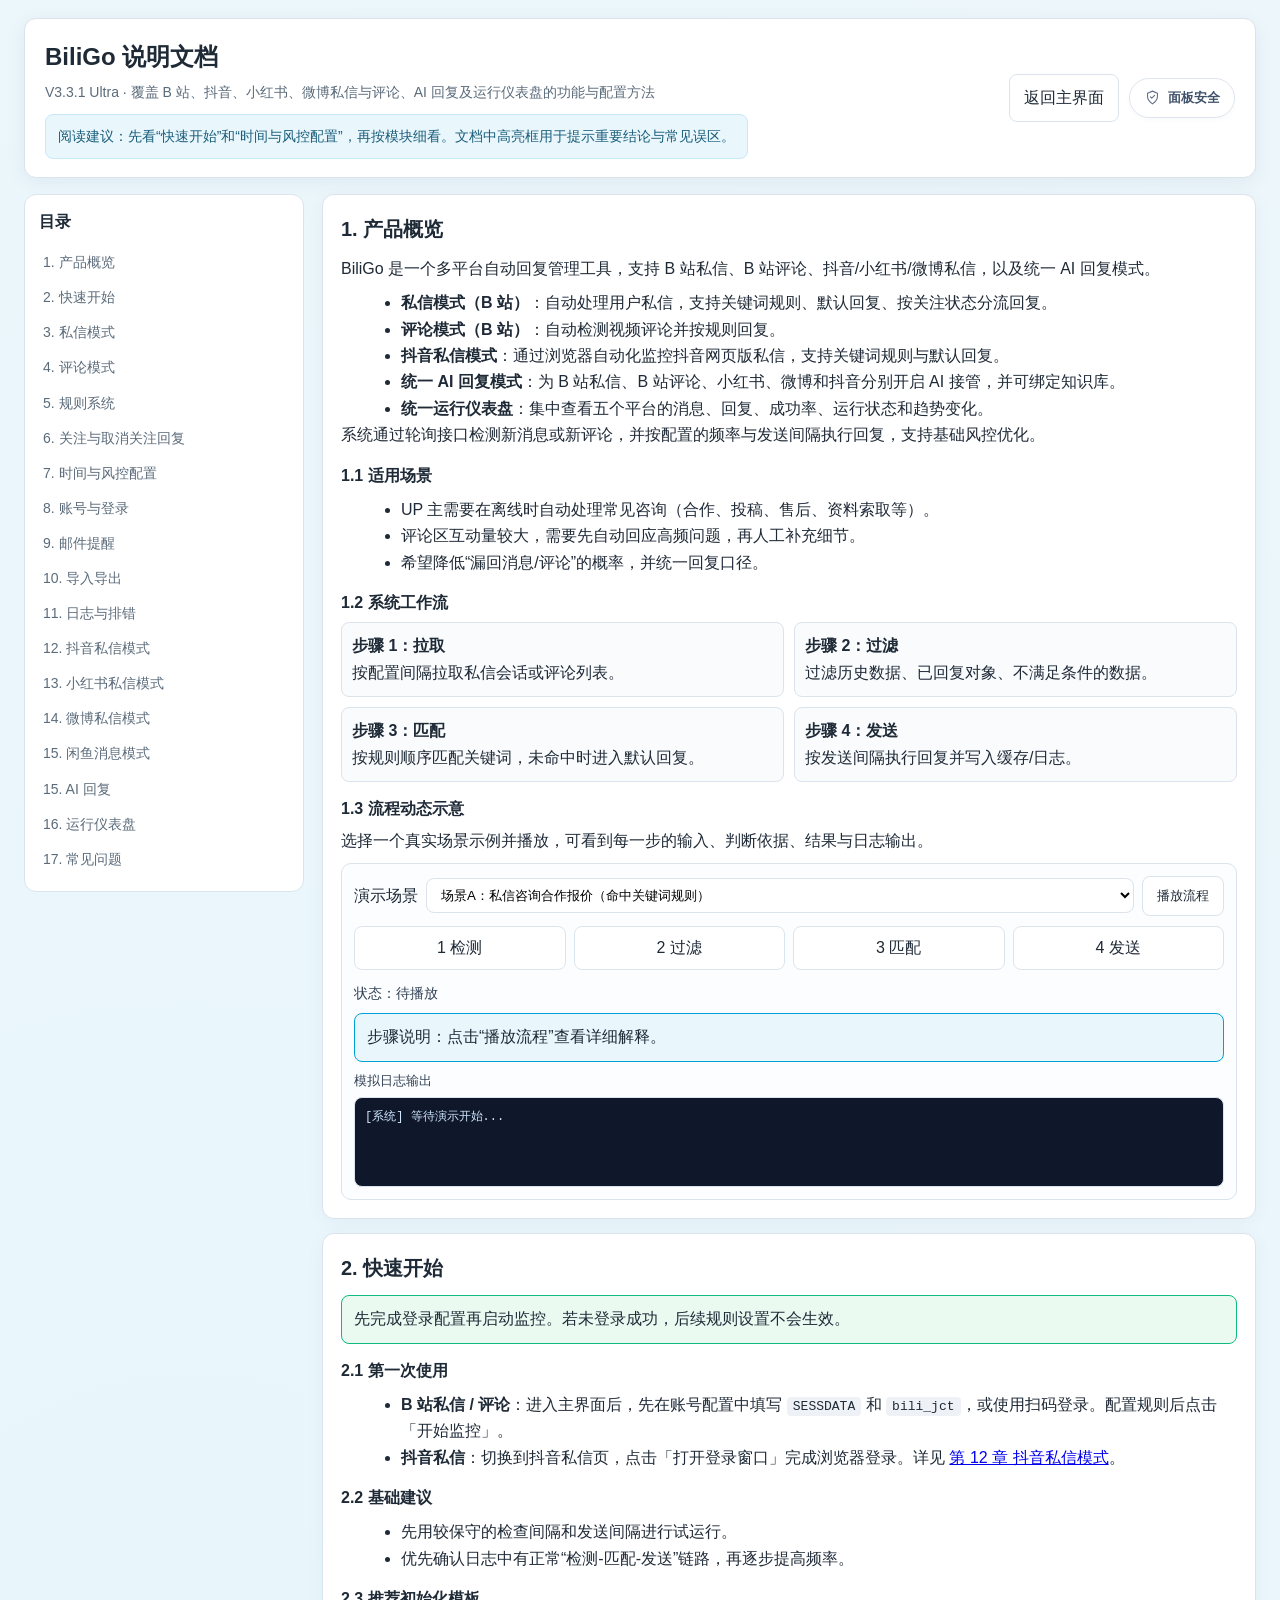
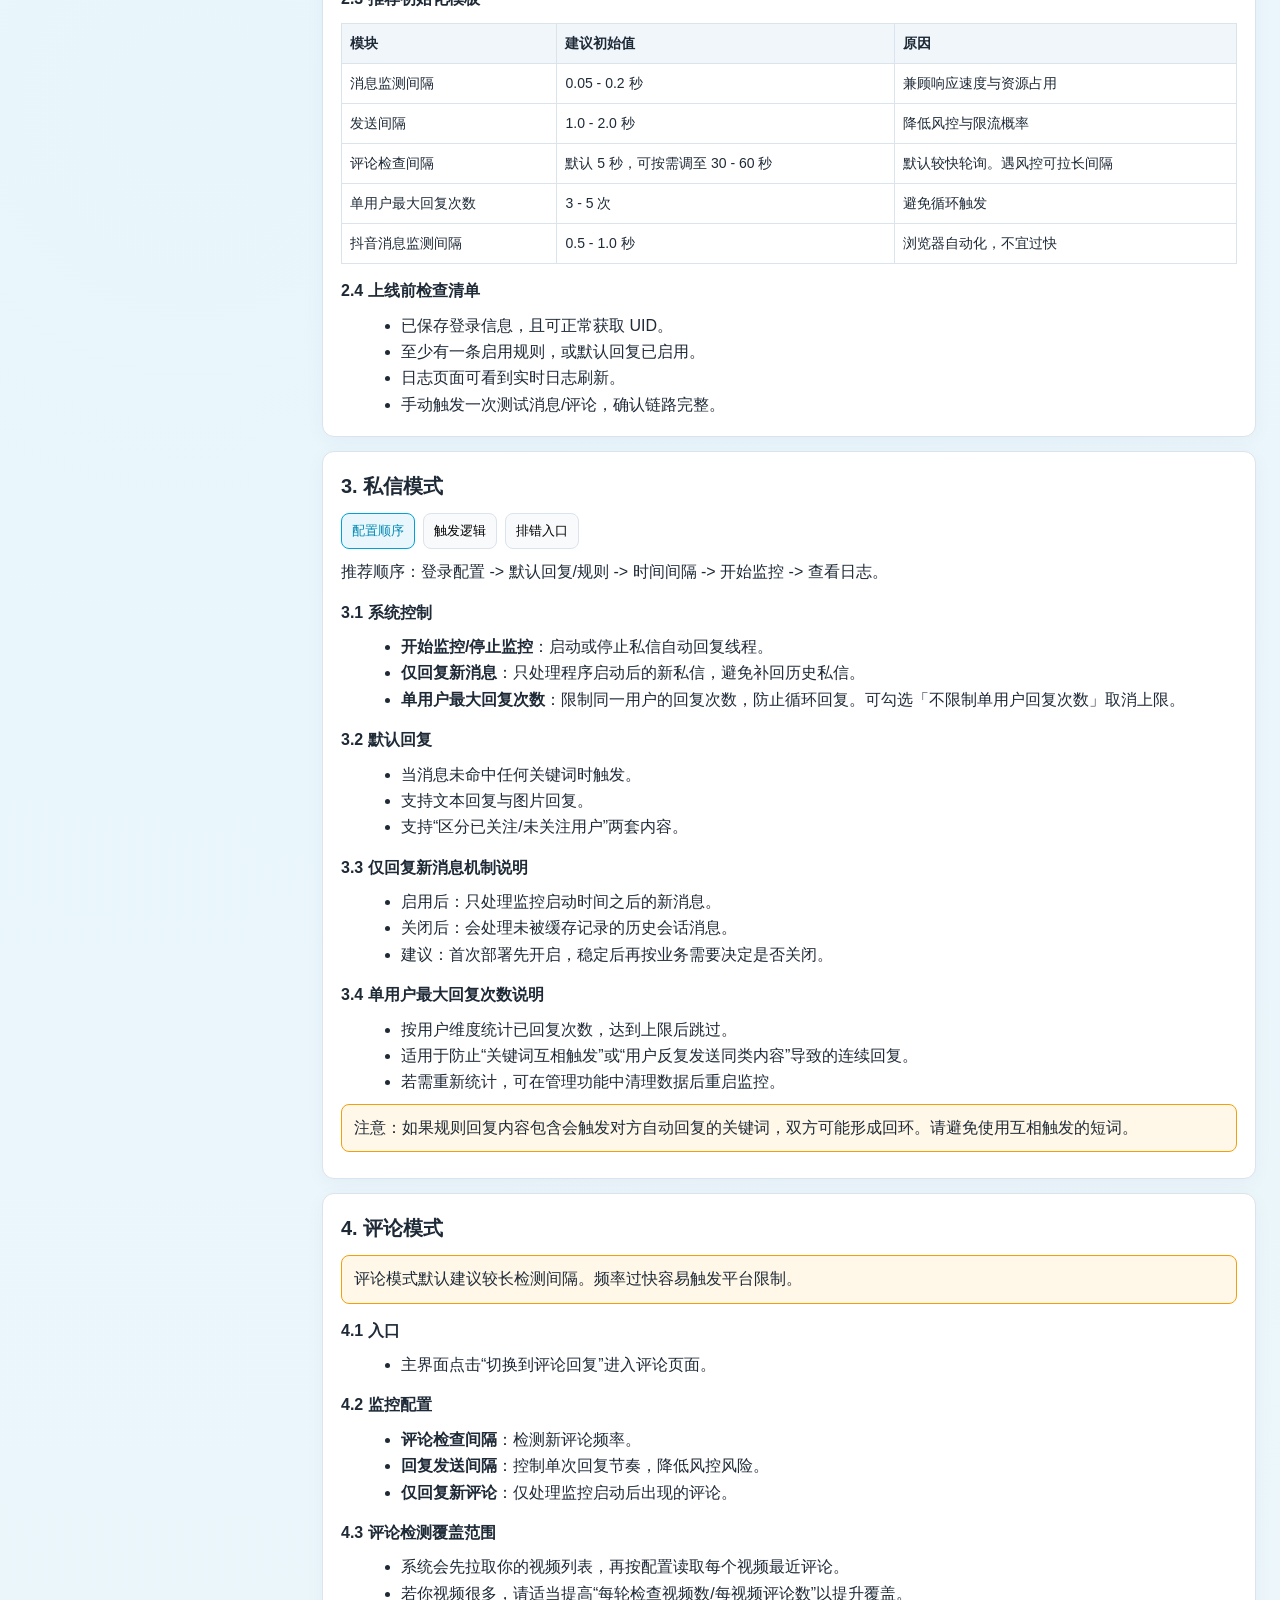
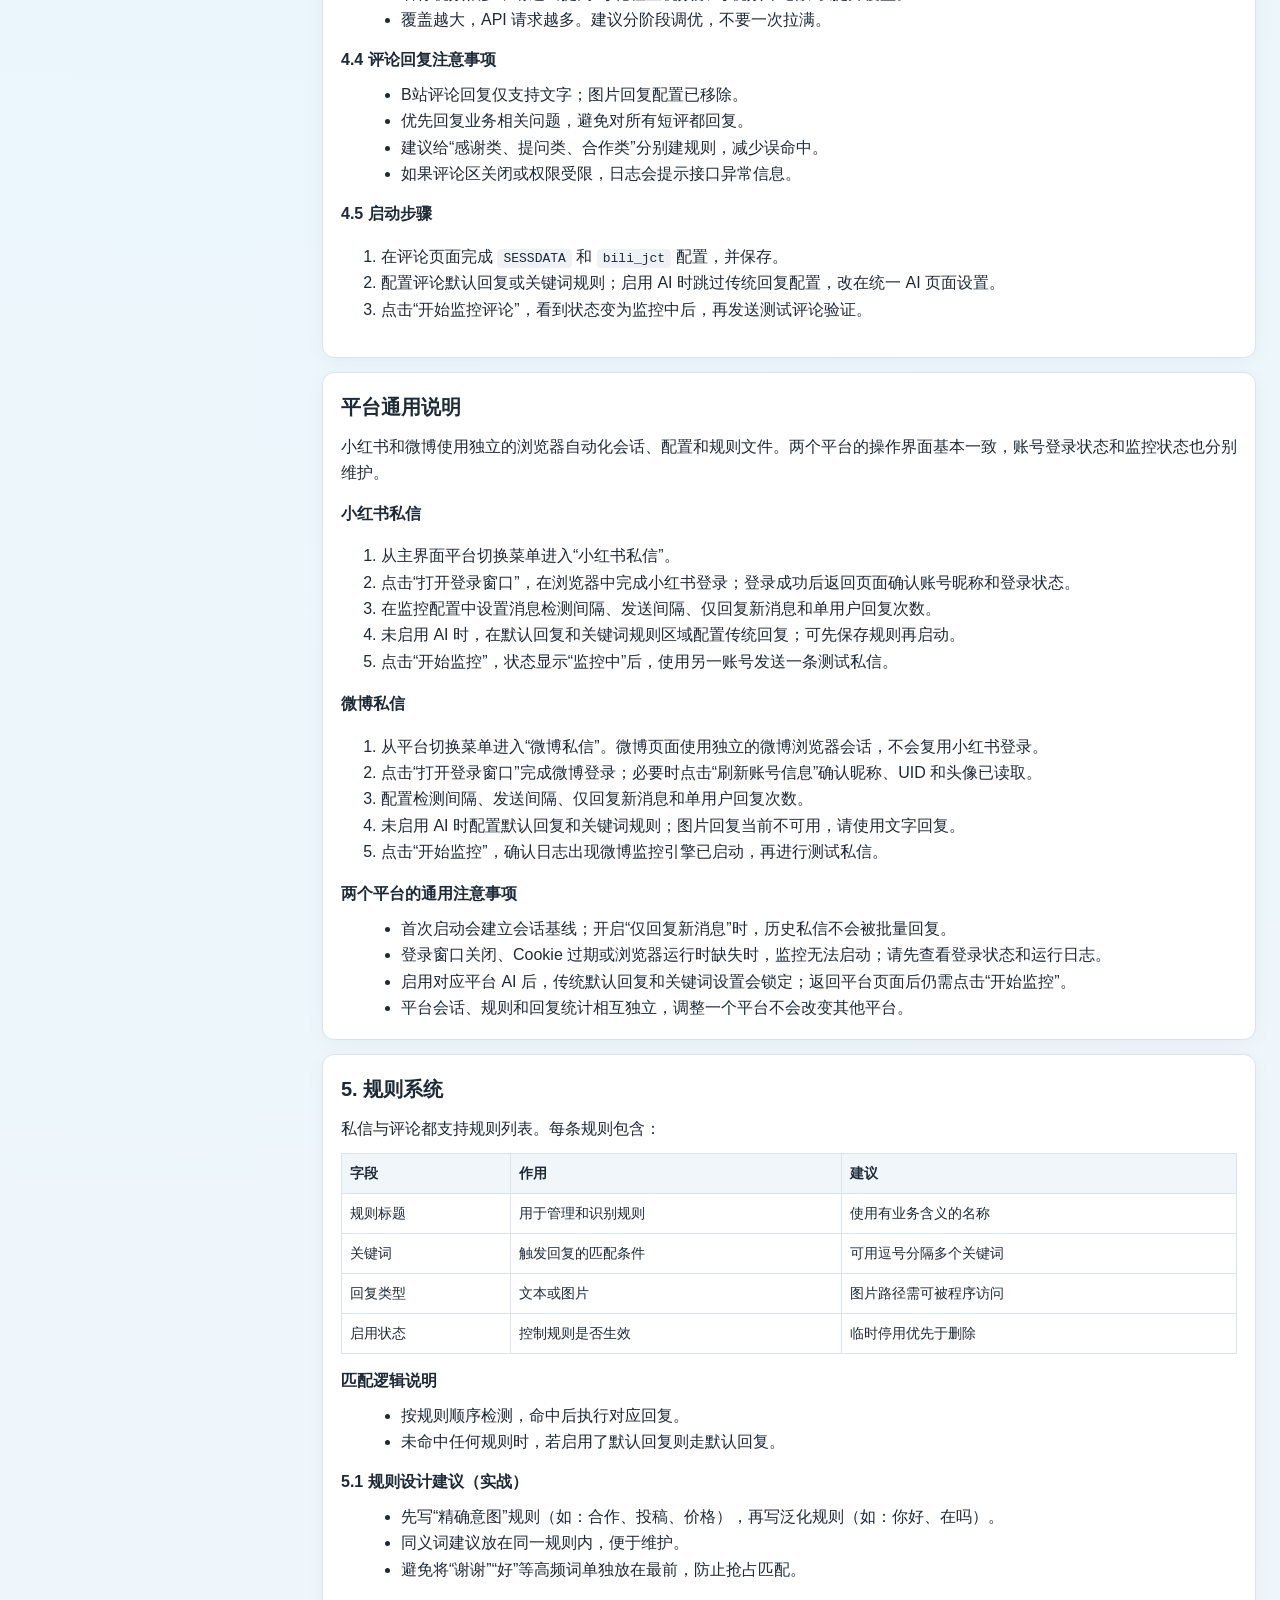
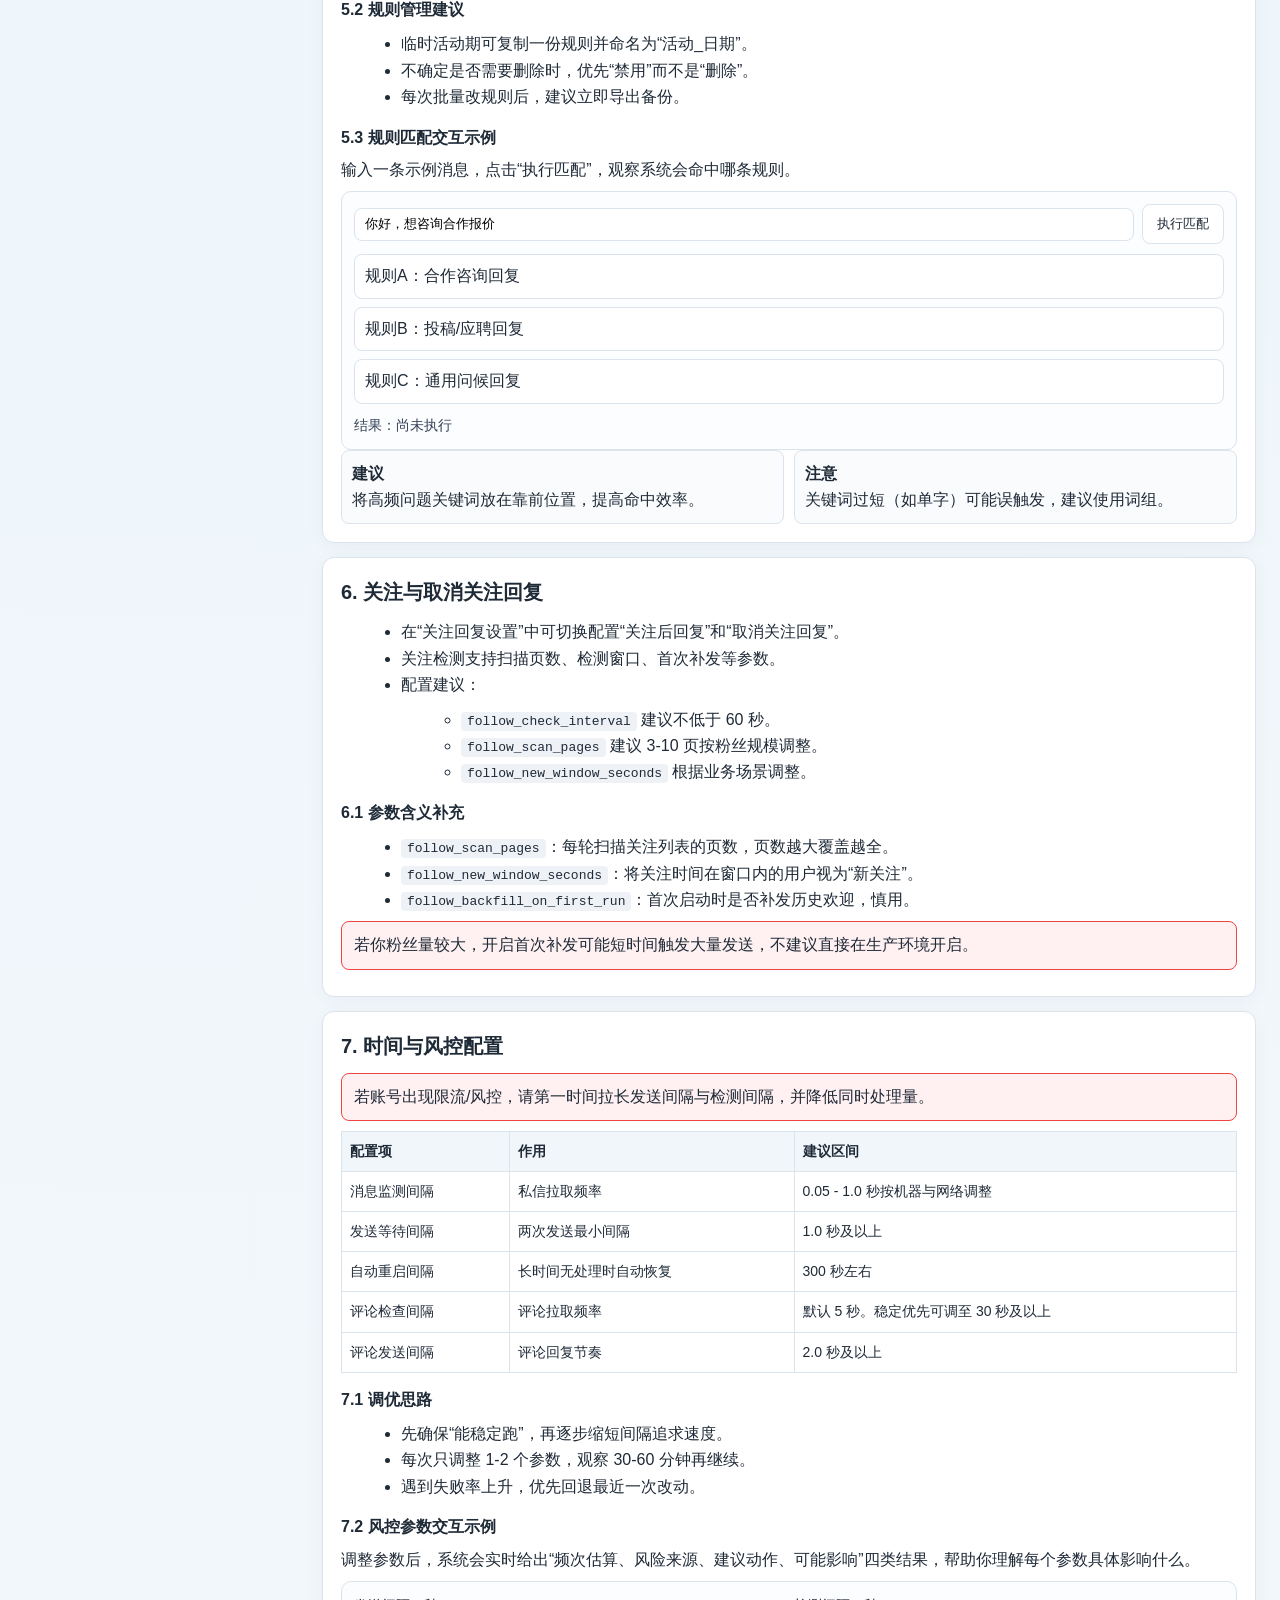
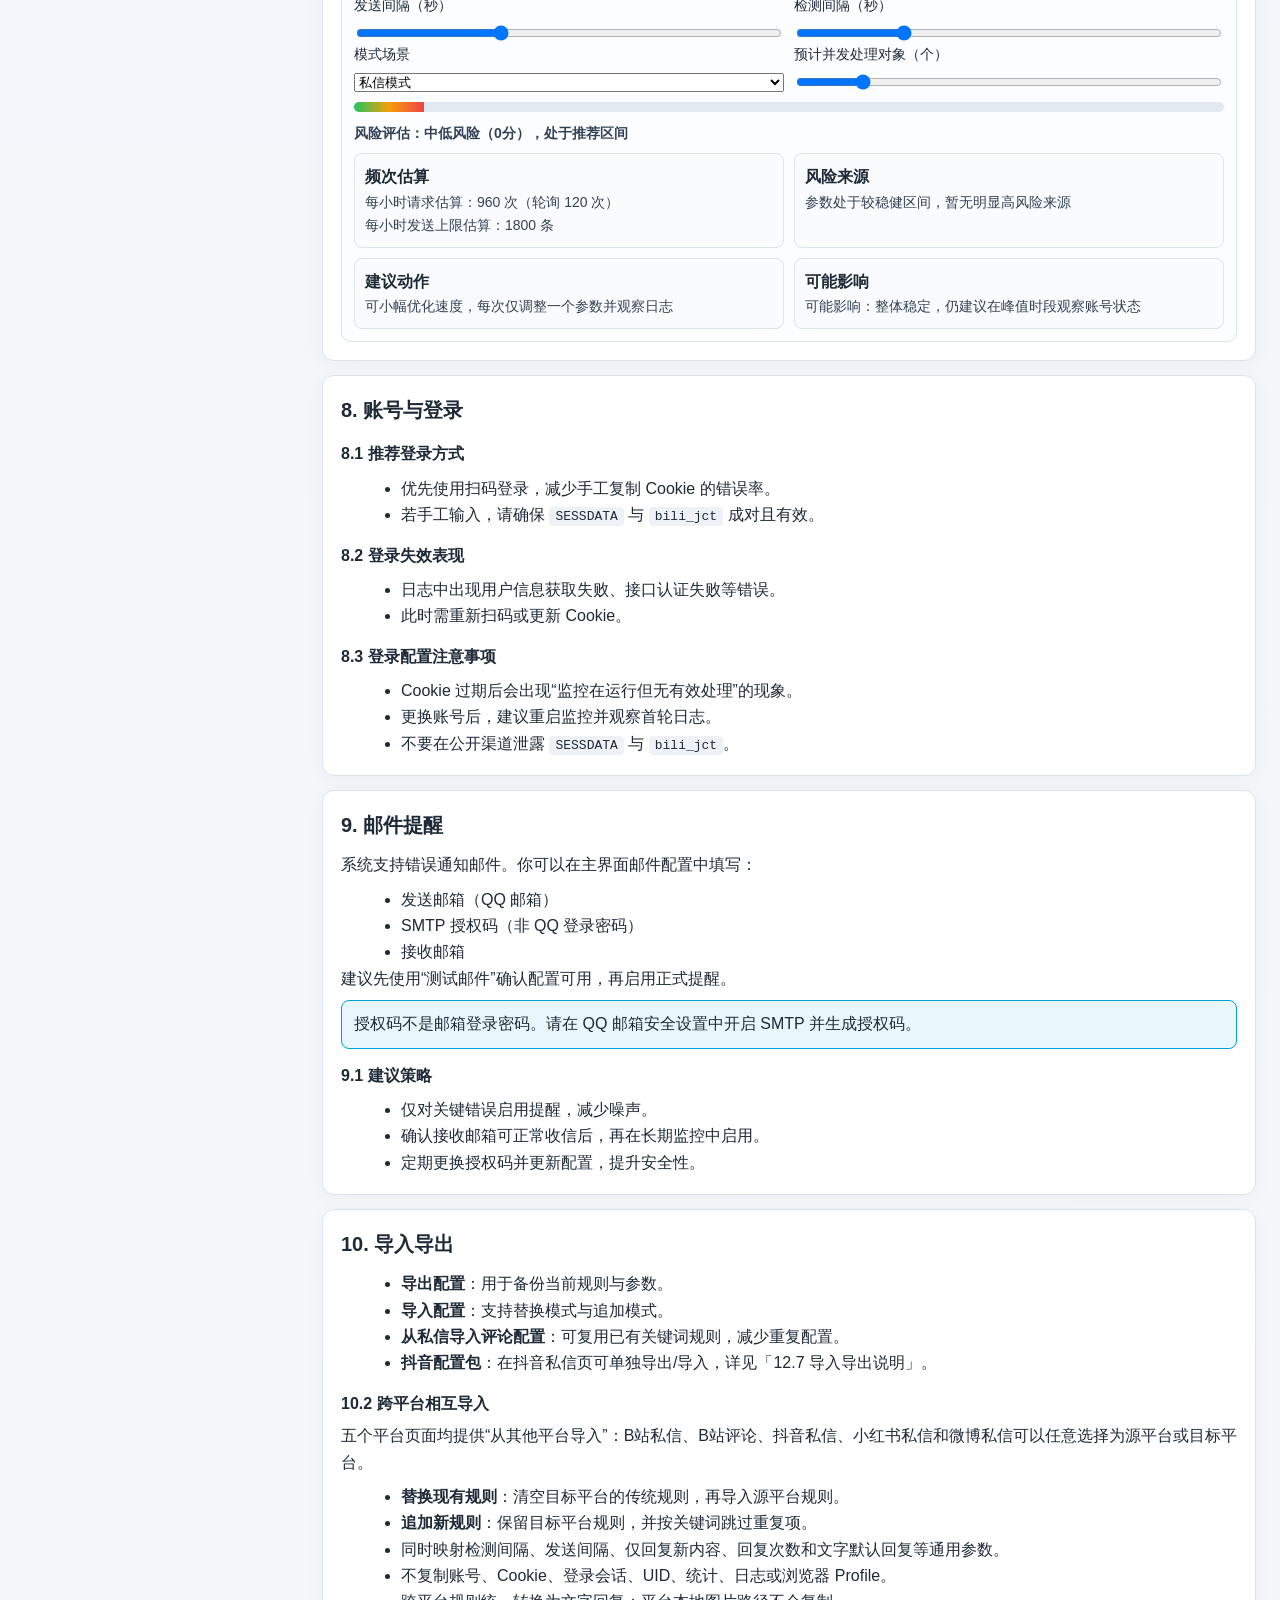
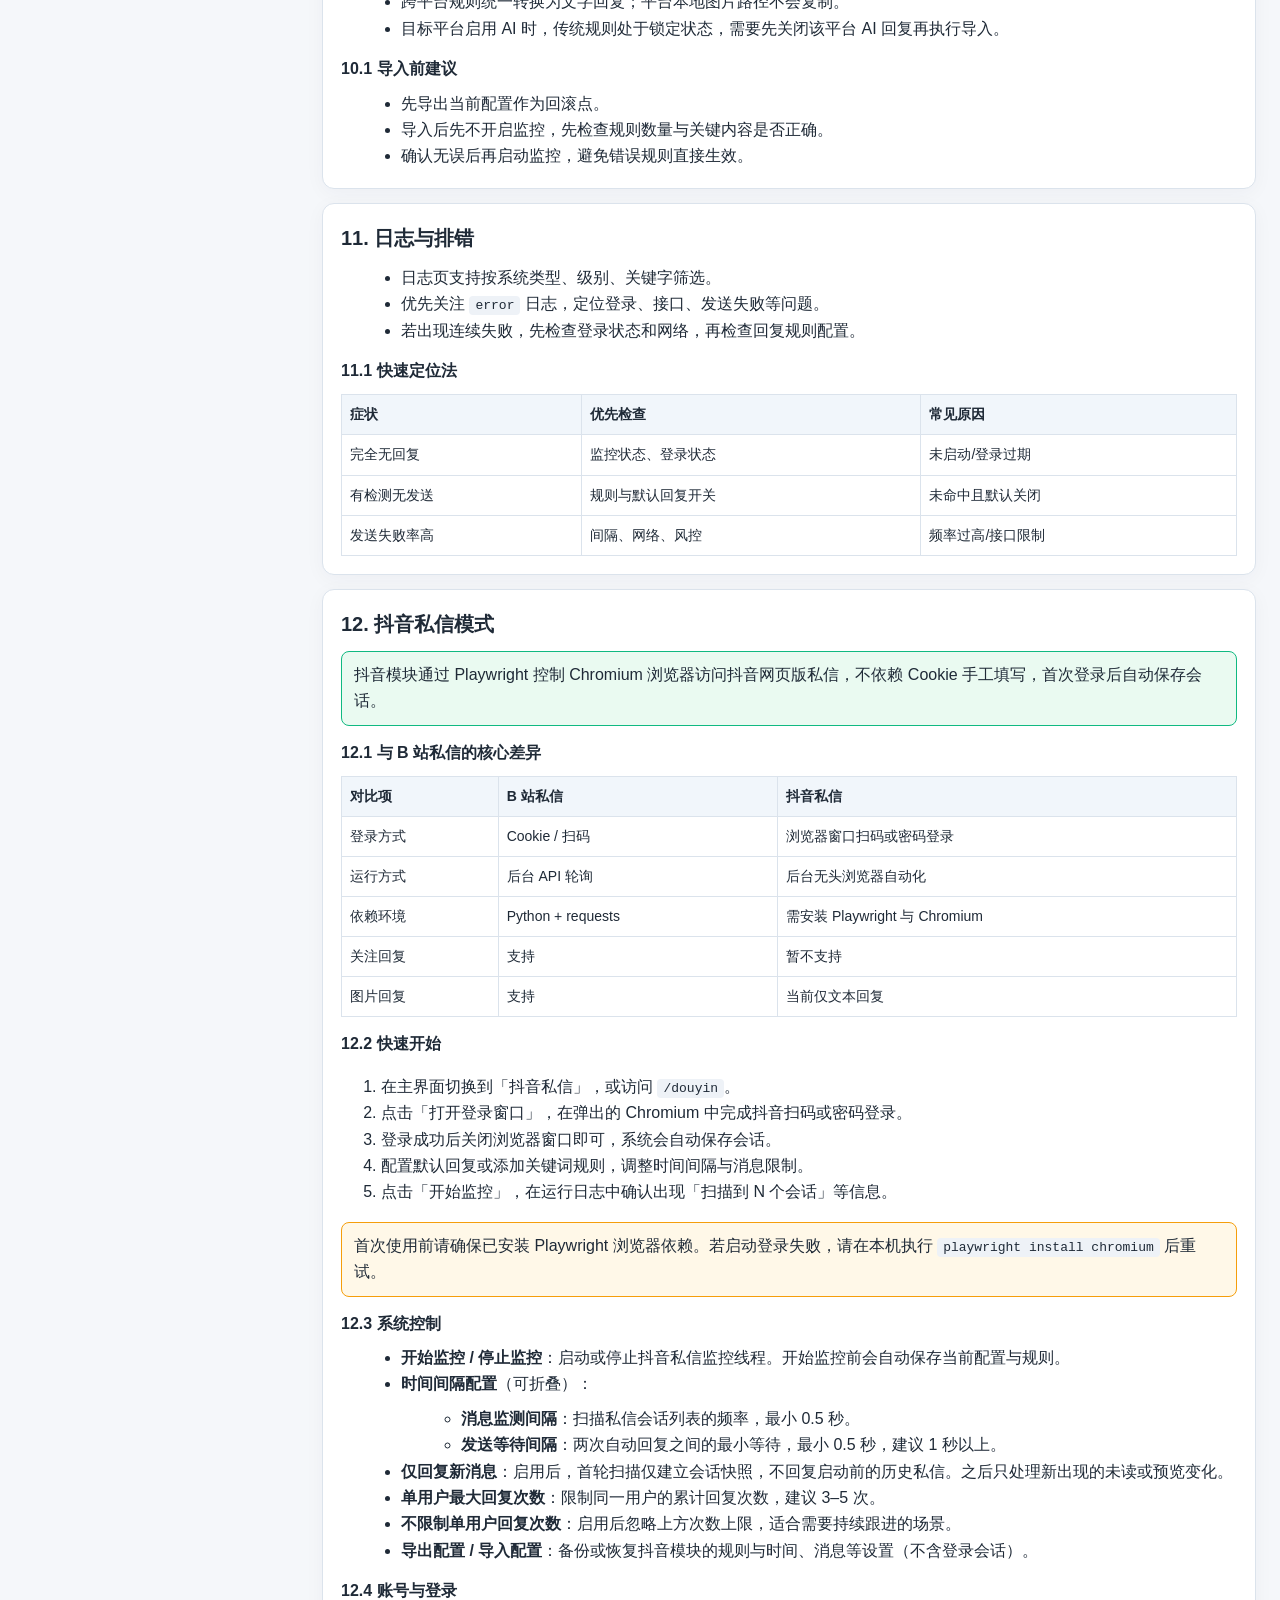
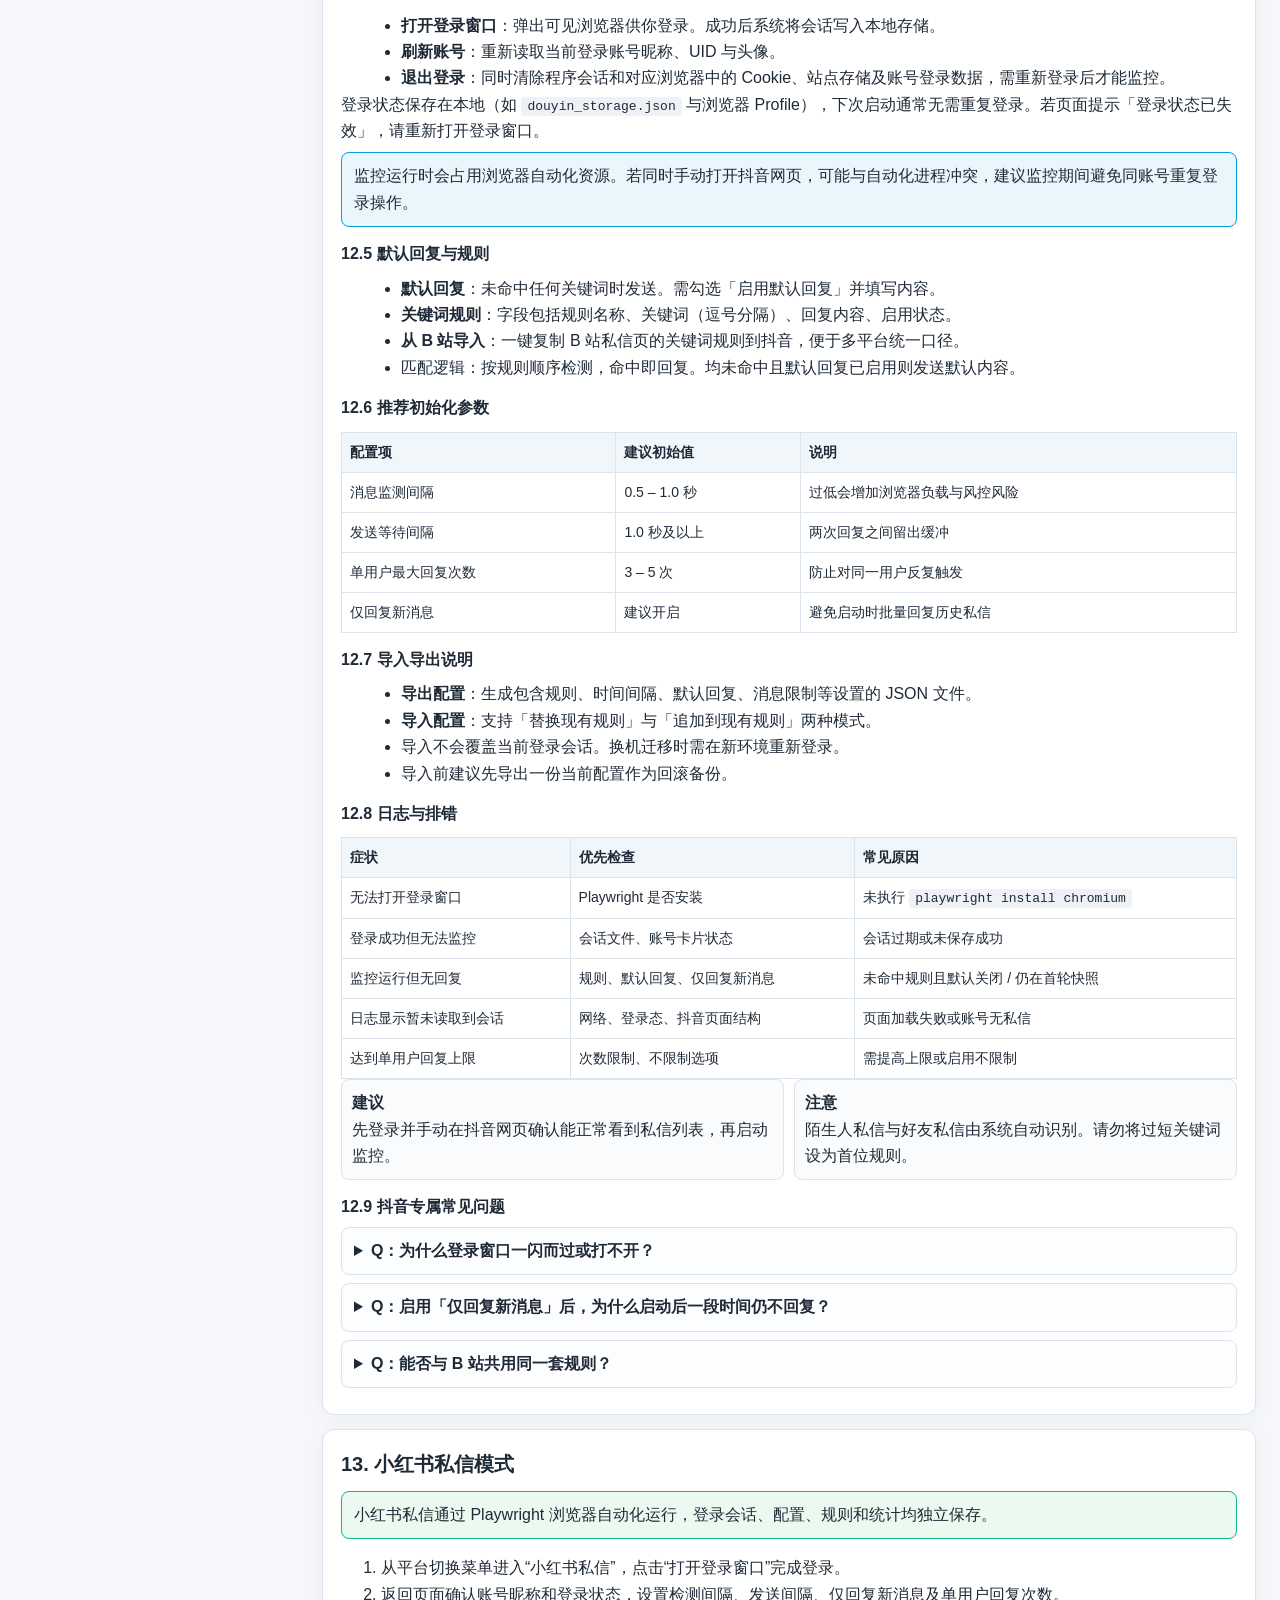
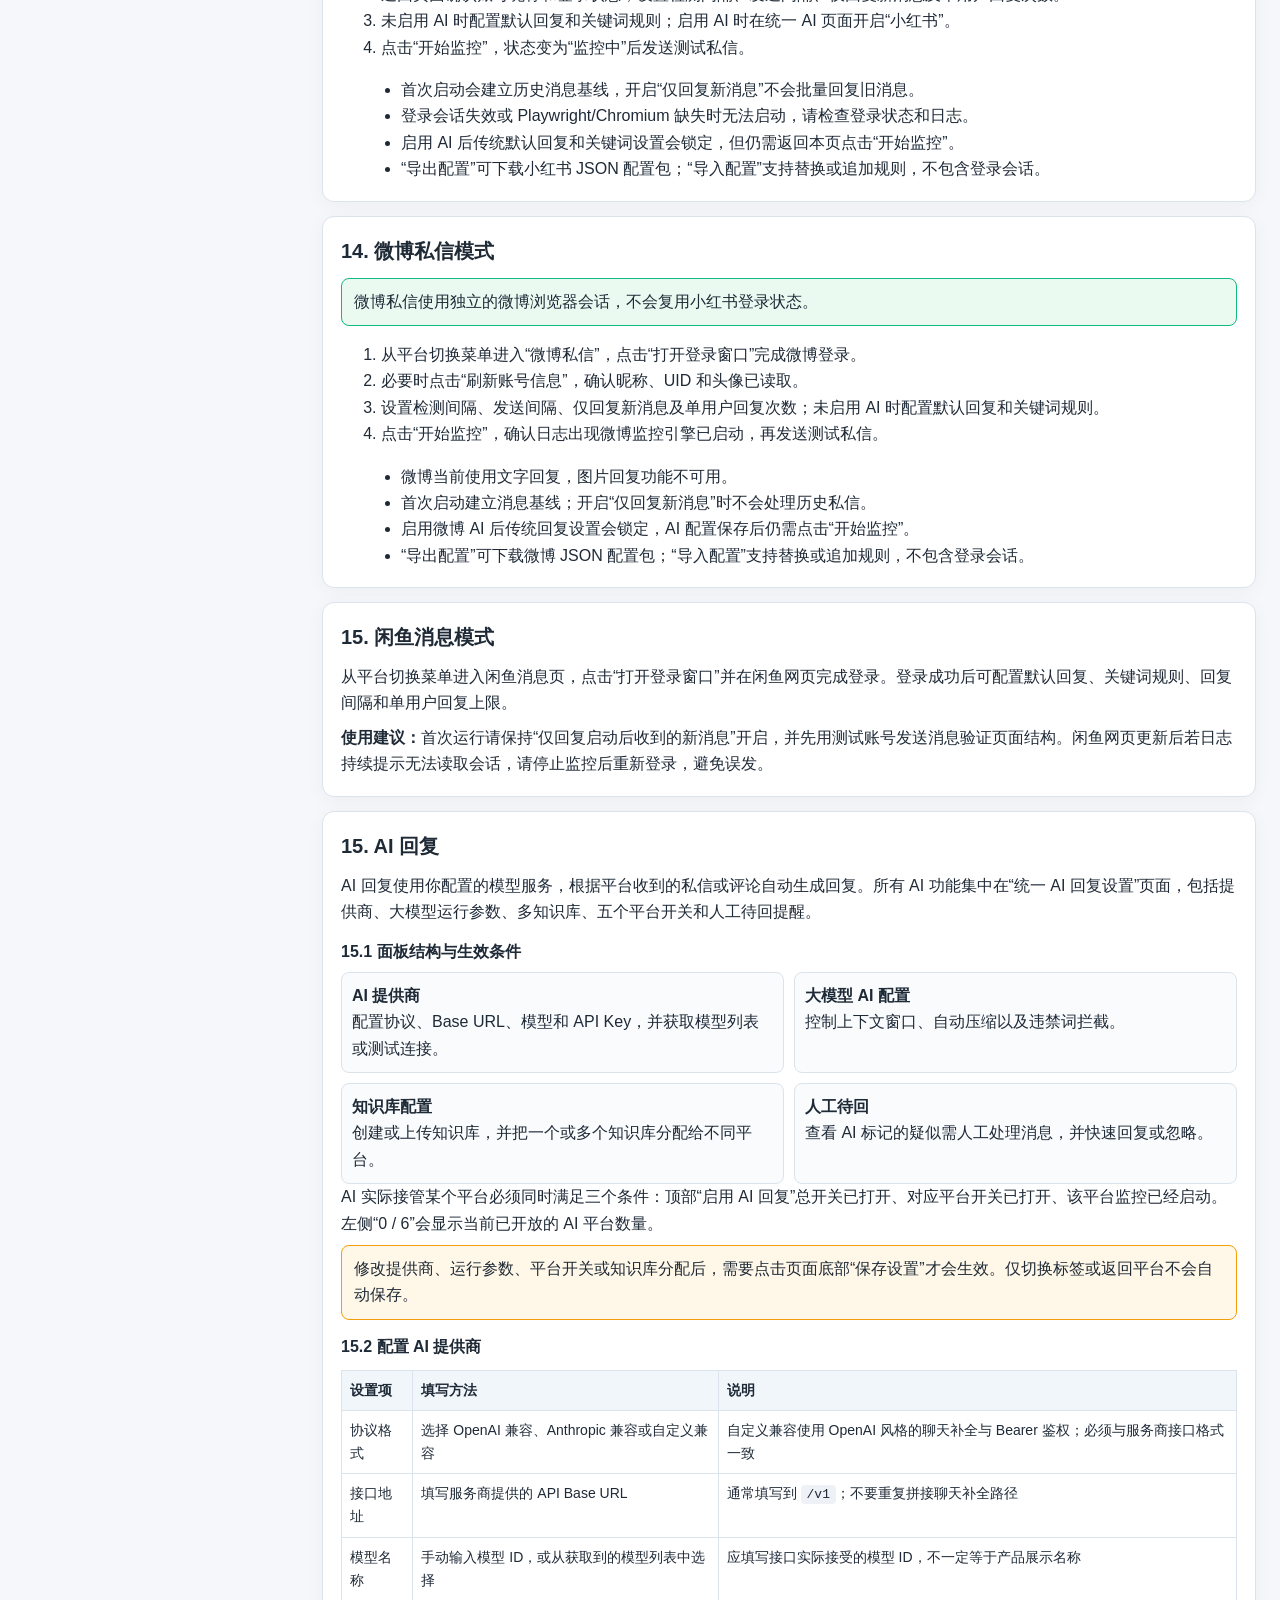
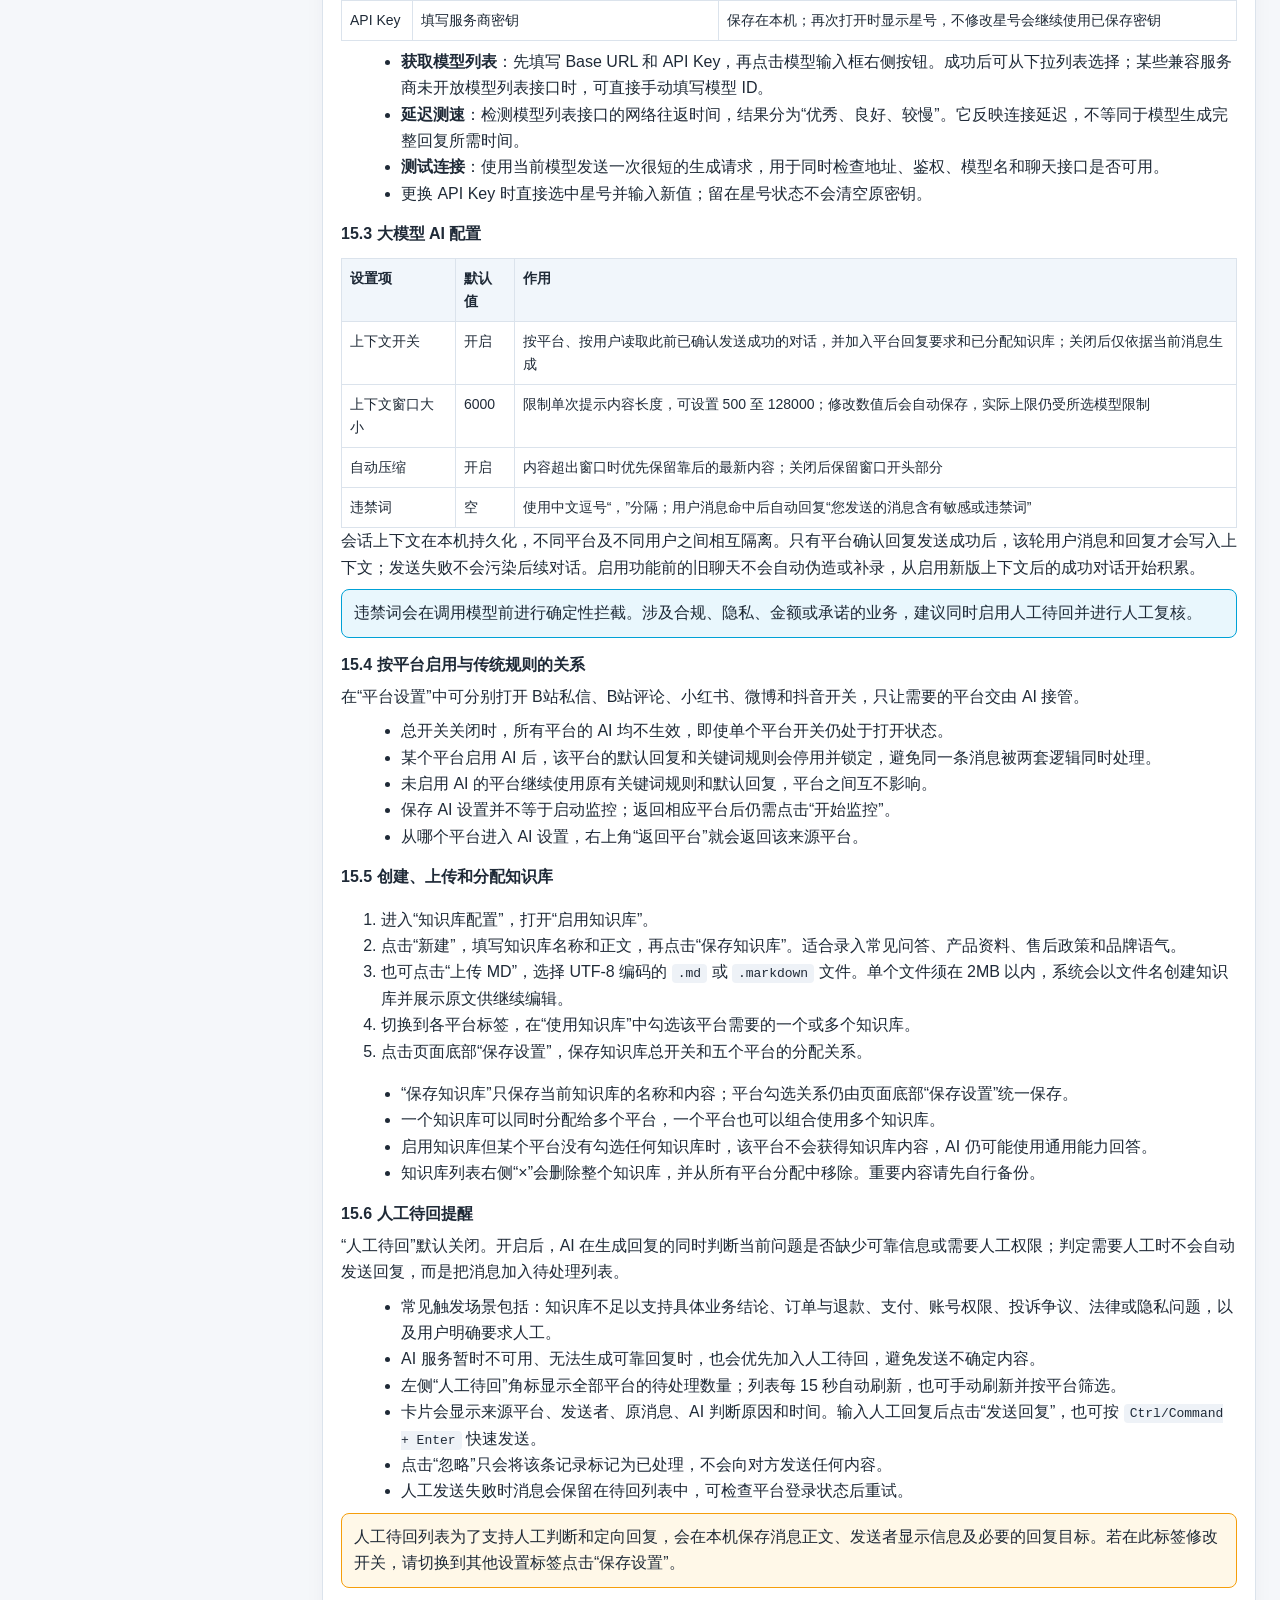
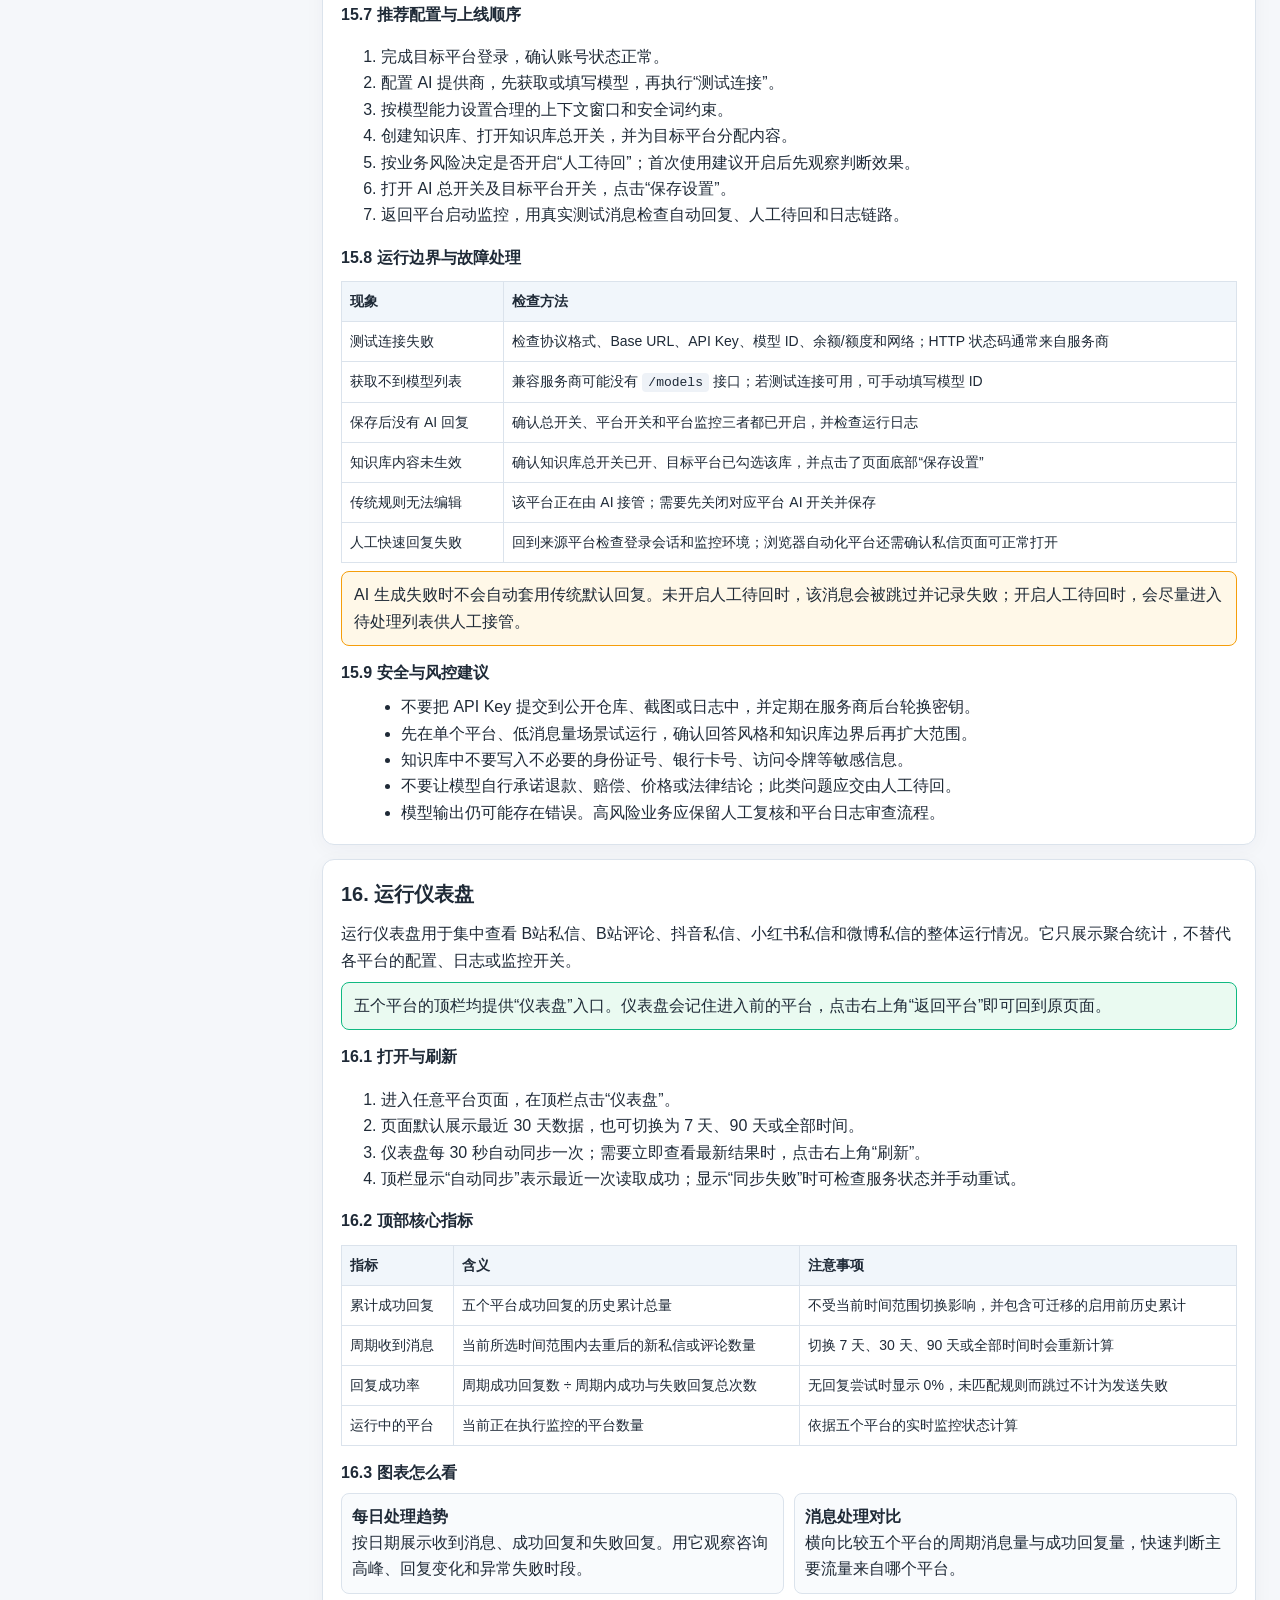
<file: docs.html>
<!DOCTYPE html>
<html lang="zh-CN">
<head>
    <meta charset="UTF-8">
    <meta name="viewport" content="width=device-width, initial-scale=1.0">
    <title>BiliGo 教程文档</title>
    <link rel="stylesheet" href="docs_style.css">
</head>
<body>
    <div class="container">
        <header>
            <div>
                <h1>BiliGo 说明文档</h1>
                <div class="subtitle">V3.3.1 Ultra · 覆盖 B 站、抖音、小红书、微博私信与评论、AI 回复及运行仪表盘的功能与配置方法</div>
                <div class="hero-note">阅读建议：先看“快速开始”和“时间与风控配置”，再按模块细看。文档中高亮框用于提示重要结论与常见误区。</div>
            </div>
            <a class="btn" id="docs-back-link" href="index.html">返回主界面</a>
        </header>

        <div class="layout">
            <nav class="toc">
                <h3>目录</h3>
                <a href="#overview">1. 产品概览</a>
                <a href="#quick-start">2. 快速开始</a>
                <a href="#message-mode">3. 私信模式</a>
                <a href="#comment-mode">4. 评论模式</a>
                <a href="#rules">5. 规则系统</a>
                <a href="#follow">6. 关注与取消关注回复</a>
                <a href="#timing">7. 时间与风控配置</a>
                <a href="#accounts">8. 账号与登录</a>
                <a href="#email">9. 邮件提醒</a>
                <a href="#import-export">10. 导入导出</a>
                <a href="#logs">11. 日志与排错</a>
                <a href="#douyin-mode">12. 抖音私信模式</a>
                <a href="#xiaohongshu-mode">13. 小红书私信模式</a>
                <a href="#weibo-mode">14. 微博私信模式</a>
                <a href="#xianyu-mode">15. 闲鱼消息模式</a>
                <a href="#ai-mode">15. AI 回复</a>
                <a href="#dashboard-mode">16. 运行仪表盘</a>
                <a href="#faq">17. 常见问题</a>
            </nav>

            <main class="content">
                <section id="overview">
                    <h2>1. 产品概览</h2>
                    <p>BiliGo 是一个多平台自动回复管理工具，支持 B 站私信、B 站评论、抖音/小红书/微博私信，以及统一 AI 回复模式。</p>
                    <ul>
                        <li><strong>私信模式（B 站）</strong>：自动处理用户私信，支持关键词规则、默认回复、按关注状态分流回复。</li>
                        <li><strong>评论模式（B 站）</strong>：自动检测视频评论并按规则回复。</li>
                        <li><strong>抖音私信模式</strong>：通过浏览器自动化监控抖音网页版私信，支持关键词规则与默认回复。</li>
                        <li><strong>统一 AI 回复模式</strong>：为 B 站私信、B 站评论、小红书、微博和抖音分别开启 AI 接管，并可绑定知识库。</li>
                        <li><strong>统一运行仪表盘</strong>：集中查看五个平台的消息、回复、成功率、运行状态和趋势变化。</li>
                    </ul>
                    <p>系统通过轮询接口检测新消息或新评论，并按配置的频率与发送间隔执行回复，支持基础风控优化。</p>
                    <h3>1.1 适用场景</h3>
                    <ul>
                        <li>UP 主需要在离线时自动处理常见咨询（合作、投稿、售后、资料索取等）。</li>
                        <li>评论区互动量较大，需要先自动回应高频问题，再人工补充细节。</li>
                        <li>希望降低“漏回消息/评论”的概率，并统一回复口径。</li>
                    </ul>
                    <h3>1.2 系统工作流</h3>
                    <div class="mini-grid">
                        <div class="mini-card"><strong>步骤 1：拉取</strong><br>按配置间隔拉取私信会话或评论列表。</div>
                        <div class="mini-card"><strong>步骤 2：过滤</strong><br>过滤历史数据、已回复对象、不满足条件的数据。</div>
                        <div class="mini-card"><strong>步骤 3：匹配</strong><br>按规则顺序匹配关键词，未命中时进入默认回复。</div>
                        <div class="mini-card"><strong>步骤 4：发送</strong><br>按发送间隔执行回复并写入缓存/日志。</div>
                    </div>
                    <h3>1.3 流程动态示意</h3>
                    <p>选择一个真实场景示例并播放，可看到每一步的输入、判断依据、结果与日志输出。</p>
                    <div class="demo-box">
                        <div class="demo-row">
                            <label for="flow-case-select">演示场景</label>
                            <select id="flow-case-select">
                                <option value="cooperation">场景A：私信咨询合作报价（命中关键词规则）</option>
                                <option value="default-reply">场景B：私信日常问候（走默认回复）</option>
                                <option value="old-comment">场景C：历史评论（仅回复新评论时被过滤）</option>
                            </select>
                            <button type="button" class="btn" onclick="playFlowDemo()">播放流程</button>
                        </div>
                        <div class="flow-track">
                            <div class="flow-step" data-step="0">1 检测</div>
                            <div class="flow-step" data-step="1">2 过滤</div>
                            <div class="flow-step" data-step="2">3 匹配</div>
                            <div class="flow-step" data-step="3">4 发送</div>
                        </div>
                        <div id="flow-status" class="demo-result">状态：待播放</div>
                        <div id="flow-detail" class="highlight">步骤说明：点击“播放流程”查看详细解释。</div>
                        <div class="demo-log-title">模拟日志输出</div>
                        <div id="flow-log" class="demo-log">[系统] 等待演示开始...</div>
                    </div>
                </section>

                <section id="quick-start">
                    <h2>2. 快速开始</h2>
                    <div class="highlight success">先完成登录配置再启动监控。若未登录成功，后续规则设置不会生效。</div>
                    <h3>2.1 第一次使用</h3>
                    <ul>
                        <li><strong>B 站私信 / 评论</strong>：进入主界面后，先在账号配置中填写 <code>SESSDATA</code> 和 <code>bili_jct</code>，或使用扫码登录。配置规则后点击「开始监控」。</li>
                        <li><strong>抖音私信</strong>：切换到抖音私信页，点击「打开登录窗口」完成浏览器登录。详见 <a href="#douyin-mode">第 12 章 抖音私信模式</a>。</li>
                    </ul>
                    <h3>2.2 基础建议</h3>
                    <ul>
                        <li>先用较保守的检查间隔和发送间隔进行试运行。</li>
                        <li>优先确认日志中有正常“检测-匹配-发送”链路，再逐步提高频率。</li>
                    </ul>
                    <h3>2.3 推荐初始化模板</h3>
                    <table>
                        <tr><th>模块</th><th>建议初始值</th><th>原因</th></tr>
                        <tr><td>消息监测间隔</td><td>0.05 - 0.2 秒</td><td>兼顾响应速度与资源占用</td></tr>
                        <tr><td>发送间隔</td><td>1.0 - 2.0 秒</td><td>降低风控与限流概率</td></tr>
                        <tr><td>评论检查间隔</td><td>默认 5 秒，可按需调至 30 - 60 秒</td><td>默认较快轮询。遇风控可拉长间隔</td></tr>
                        <tr><td>单用户最大回复次数</td><td>3 - 5 次</td><td>避免循环触发</td></tr>
                        <tr><td>抖音消息监测间隔</td><td>0.5 - 1.0 秒</td><td>浏览器自动化，不宜过快</td></tr>
                    </table>
                    <h3>2.4 上线前检查清单</h3>
                    <ul>
                        <li>已保存登录信息，且可正常获取 UID。</li>
                        <li>至少有一条启用规则，或默认回复已启用。</li>
                        <li>日志页面可看到实时日志刷新。</li>
                        <li>手动触发一次测试消息/评论，确认链路完整。</li>
                    </ul>
                </section>

                <section id="message-mode">
                    <h2>3. 私信模式</h2>
                    <div class="tabs" data-tab-group="mode-steps">
                        <button class="tab-btn active" data-target="mode-step-1">配置顺序</button>
                        <button class="tab-btn" data-target="mode-step-2">触发逻辑</button>
                        <button class="tab-btn" data-target="mode-step-3">排错入口</button>
                    </div>
                    <div id="mode-step-1" class="tab-panel active">
                        <p>推荐顺序：登录配置 -> 默认回复/规则 -> 时间间隔 -> 开始监控 -> 查看日志。</p>
                    </div>
                    <div id="mode-step-2" class="tab-panel">
                        <p>系统先检测是否命中关键词规则，命中即优先规则回复。未命中时才走默认回复。</p>
                    </div>
                    <div id="mode-step-3" class="tab-panel">
                        <p>若不回复，优先看日志中是否出现“检测到消息”“规则命中”“发送成功/失败”三段链路。</p>
                    </div>
                    <h3>3.1 系统控制</h3>
                    <ul>
                        <li><strong>开始监控/停止监控</strong>：启动或停止私信自动回复线程。</li>
                        <li><strong>仅回复新消息</strong>：只处理程序启动后的新私信，避免补回历史私信。</li>
                        <li><strong>单用户最大回复次数</strong>：限制同一用户的回复次数，防止循环回复。可勾选「不限制单用户回复次数」取消上限。</li>
                    </ul>
                    <h3>3.2 默认回复</h3>
                    <ul>
                        <li>当消息未命中任何关键词时触发。</li>
                        <li>支持文本回复与图片回复。</li>
                        <li>支持“区分已关注/未关注用户”两套内容。</li>
                    </ul>
                    <h3>3.3 仅回复新消息机制说明</h3>
                    <ul>
                        <li>启用后：只处理监控启动时间之后的新消息。</li>
                        <li>关闭后：会处理未被缓存记录的历史会话消息。</li>
                        <li>建议：首次部署先开启，稳定后再按业务需要决定是否关闭。</li>
                    </ul>
                    <h3>3.4 单用户最大回复次数说明</h3>
                    <ul>
                        <li>按用户维度统计已回复次数，达到上限后跳过。</li>
                        <li>适用于防止“关键词互相触发”或“用户反复发送同类内容”导致的连续回复。</li>
                        <li>若需重新统计，可在管理功能中清理数据后重启监控。</li>
                    </ul>
                    <div class="highlight warn">注意：如果规则回复内容包含会触发对方自动回复的关键词，双方可能形成回环。请避免使用互相触发的短词。</div>
                </section>

                <section id="comment-mode">
                    <h2>4. 评论模式</h2>
                    <div class="highlight warn">评论模式默认建议较长检测间隔。频率过快容易触发平台限制。</div>
                    <h3>4.1 入口</h3>
                    <ul>
                        <li>主界面点击“切换到评论回复”进入评论页面。</li>
                    </ul>
                    <h3>4.2 监控配置</h3>
                    <ul>
                        <li><strong>评论检查间隔</strong>：检测新评论频率。</li>
                        <li><strong>回复发送间隔</strong>：控制单次回复节奏，降低风控风险。</li>
                        <li><strong>仅回复新评论</strong>：仅处理监控启动后出现的评论。</li>
                    </ul>
                    <h3>4.3 评论检测覆盖范围</h3>
                    <ul>
                        <li>系统会先拉取你的视频列表，再按配置读取每个视频最近评论。</li>
                        <li>若你视频很多，请适当提高“每轮检查视频数/每视频评论数”以提升覆盖。</li>
                        <li>覆盖越大，API 请求越多。建议分阶段调优，不要一次拉满。</li>
                    </ul>
                    <h3>4.4 评论回复注意事项</h3>
                    <ul>
                        <li>B站评论回复仅支持文字；图片回复配置已移除。</li>
                        <li>优先回复业务相关问题，避免对所有短评都回复。</li>
                        <li>建议给“感谢类、提问类、合作类”分别建规则，减少误命中。</li>
                        <li>如果评论区关闭或权限受限，日志会提示接口异常信息。</li>
                    </ul>
                    <h3>4.5 启动步骤</h3>
                    <ol>
                        <li>在评论页面完成 <code>SESSDATA</code> 和 <code>bili_jct</code> 配置，并保存。</li>
                        <li>配置评论默认回复或关键词规则；启用 AI 时跳过传统回复配置，改在统一 AI 页面设置。</li>
                        <li>点击“开始监控评论”，看到状态变为监控中后，再发送测试评论验证。</li>
                    </ol>
                </section>

                <section id="platform-guides">
                    <h2>平台通用说明</h2>
                    <p>小红书和微博使用独立的浏览器自动化会话、配置和规则文件。两个平台的操作界面基本一致，账号登录状态和监控状态也分别维护。</p>
                    <h3>小红书私信</h3>
                    <ol>
                        <li>从主界面平台切换菜单进入“小红书私信”。</li>
                        <li>点击“打开登录窗口”，在浏览器中完成小红书登录；登录成功后返回页面确认账号昵称和登录状态。</li>
                        <li>在监控配置中设置消息检测间隔、发送间隔、仅回复新消息和单用户回复次数。</li>
                        <li>未启用 AI 时，在默认回复和关键词规则区域配置传统回复；可先保存规则再启动。</li>
                        <li>点击“开始监控”，状态显示“监控中”后，使用另一账号发送一条测试私信。</li>
                    </ol>
                    <h3>微博私信</h3>
                    <ol>
                        <li>从平台切换菜单进入“微博私信”。微博页面使用独立的微博浏览器会话，不会复用小红书登录。</li>
                        <li>点击“打开登录窗口”完成微博登录；必要时点击“刷新账号信息”确认昵称、UID 和头像已读取。</li>
                        <li>配置检测间隔、发送间隔、仅回复新消息和单用户回复次数。</li>
                        <li>未启用 AI 时配置默认回复和关键词规则；图片回复当前不可用，请使用文字回复。</li>
                        <li>点击“开始监控”，确认日志出现微博监控引擎已启动，再进行测试私信。</li>
                    </ol>
                    <h3>两个平台的通用注意事项</h3>
                    <ul>
                        <li>首次启动会建立会话基线；开启“仅回复新消息”时，历史私信不会被批量回复。</li>
                        <li>登录窗口关闭、Cookie 过期或浏览器运行时缺失时，监控无法启动；请先查看登录状态和运行日志。</li>
                        <li>启用对应平台 AI 后，传统默认回复和关键词设置会锁定；返回平台页面后仍需点击“开始监控”。</li>
                        <li>平台会话、规则和回复统计相互独立，调整一个平台不会改变其他平台。</li>
                    </ul>
                </section>

                <section id="rules">
                    <h2>5. 规则系统</h2>
                    <p>私信与评论都支持规则列表。每条规则包含：</p>
                    <table>
                        <tr><th>字段</th><th>作用</th><th>建议</th></tr>
                        <tr><td>规则标题</td><td>用于管理和识别规则</td><td>使用有业务含义的名称</td></tr>
                        <tr><td>关键词</td><td>触发回复的匹配条件</td><td>可用逗号分隔多个关键词</td></tr>
                        <tr><td>回复类型</td><td>文本或图片</td><td>图片路径需可被程序访问</td></tr>
                        <tr><td>启用状态</td><td>控制规则是否生效</td><td>临时停用优先于删除</td></tr>
                    </table>
                    <h3>匹配逻辑说明</h3>
                    <ul>
                        <li>按规则顺序检测，命中后执行对应回复。</li>
                        <li>未命中任何规则时，若启用了默认回复则走默认回复。</li>
                    </ul>
                    <h3>5.1 规则设计建议（实战）</h3>
                    <ul>
                        <li>先写“精确意图”规则（如：合作、投稿、价格），再写泛化规则（如：你好、在吗）。</li>
                        <li>同义词建议放在同一规则内，便于维护。</li>
                        <li>避免将“谢谢”“好”等高频词单独放在最前，防止抢占匹配。</li>
                    </ul>
                    <h3>5.2 规则管理建议</h3>
                    <ul>
                        <li>临时活动期可复制一份规则并命名为“活动_日期”。</li>
                        <li>不确定是否需要删除时，优先“禁用”而不是“删除”。</li>
                        <li>每次批量改规则后，建议立即导出备份。</li>
                    </ul>
                    <h3>5.3 规则匹配交互示例</h3>
                    <p>输入一条示例消息，点击“执行匹配”，观察系统会命中哪条规则。</p>
                    <div class="demo-box">
                        <div class="demo-row">
                            <input id="demo-message-input" type="text" value="你好，想咨询合作报价" />
                            <button type="button" class="btn" onclick="runRuleDemo()">执行匹配</button>
                        </div>
                        <div id="demo-rule-list" class="demo-rule-list">
                            <div class="demo-rule-item" data-keywords="合作,商务,报价">规则A：合作咨询回复</div>
                            <div class="demo-rule-item" data-keywords="投稿,简历,应聘">规则B：投稿/应聘回复</div>
                            <div class="demo-rule-item" data-keywords="你好,在吗,有人吗">规则C：通用问候回复</div>
                        </div>
                        <div id="demo-rule-result" class="demo-result">结果：尚未执行</div>
                    </div>
                    <div class="mini-grid">
                        <div class="mini-card"><strong>建议</strong><br>将高频问题关键词放在靠前位置，提高命中效率。</div>
                        <div class="mini-card"><strong>注意</strong><br>关键词过短（如单字）可能误触发，建议使用词组。</div>
                    </div>
                </section>

                <section id="follow">
                    <h2>6. 关注与取消关注回复</h2>
                    <ul>
                        <li>在“关注回复设置”中可切换配置“关注后回复”和“取消关注回复”。</li>
                        <li>关注检测支持扫描页数、检测窗口、首次补发等参数。</li>
                        <li>配置建议：
                            <ul>
                                <li><code>follow_check_interval</code> 建议不低于 60 秒。</li>
                                <li><code>follow_scan_pages</code> 建议 3-10 页按粉丝规模调整。</li>
                                <li><code>follow_new_window_seconds</code> 根据业务场景调整。</li>
                            </ul>
                        </li>
                    </ul>
                    <h3>6.1 参数含义补充</h3>
                    <ul>
                        <li><code>follow_scan_pages</code>：每轮扫描关注列表的页数，页数越大覆盖越全。</li>
                        <li><code>follow_new_window_seconds</code>：将关注时间在窗口内的用户视为“新关注”。</li>
                        <li><code>follow_backfill_on_first_run</code>：首次启动时是否补发历史欢迎，慎用。</li>
                    </ul>
                    <div class="highlight danger">若你粉丝量较大，开启首次补发可能短时间触发大量发送，不建议直接在生产环境开启。</div>
                </section>

                <section id="timing">
                    <h2>7. 时间与风控配置</h2>
                    <div class="highlight danger">若账号出现限流/风控，请第一时间拉长发送间隔与检测间隔，并降低同时处理量。</div>
                    <table>
                        <tr><th>配置项</th><th>作用</th><th>建议区间</th></tr>
                        <tr><td>消息监测间隔</td><td>私信拉取频率</td><td>0.05 - 1.0 秒按机器与网络调整</td></tr>
                        <tr><td>发送等待间隔</td><td>两次发送最小间隔</td><td>1.0 秒及以上</td></tr>
                        <tr><td>自动重启间隔</td><td>长时间无处理时自动恢复</td><td>300 秒左右</td></tr>
                        <tr><td>评论检查间隔</td><td>评论拉取频率</td><td>默认 5 秒。稳定优先可调至 30 秒及以上</td></tr>
                        <tr><td>评论发送间隔</td><td>评论回复节奏</td><td>2.0 秒及以上</td></tr>
                    </table>
                    <h3>7.1 调优思路</h3>
                    <ul>
                        <li>先确保“能稳定跑”，再逐步缩短间隔追求速度。</li>
                        <li>每次只调整 1-2 个参数，观察 30-60 分钟再继续。</li>
                        <li>遇到失败率上升，优先回退最近一次改动。</li>
                    </ul>
                    <h3>7.2 风控参数交互示例</h3>
                    <p>调整参数后，系统会实时给出“频次估算、风险来源、建议动作、可能影响”四类结果，帮助你理解每个参数具体影响什么。</p>
                    <div class="demo-box">
                        <div class="demo-grid">
                            <label>发送间隔（秒） <input id="demo-send-delay" type="range" min="0.5" max="5" step="0.1" value="2"></label>
                            <label>检测间隔（秒） <input id="demo-check-interval" type="range" min="1" max="120" step="1" value="30"></label>
                        </div>
                        <div class="demo-grid">
                            <label>模式场景
                                <select id="demo-risk-mode">
                                    <option value="message">私信模式</option>
                                    <option value="comment">评论模式</option>
                                </select>
                            </label>
                            <label>预计并发处理对象（个） <input id="demo-concurrency" type="range" min="1" max="50" step="1" value="8"></label>
                        </div>
                        <div class="risk-meter">
                            <div id="risk-bar" class="risk-bar"></div>
                        </div>
                        <div id="risk-text" class="demo-result">风险评估：中低风险（推荐区间）</div>
                        <div class="mini-grid">
                            <div class="mini-card">
                                <strong>频次估算</strong>
                                <div id="risk-kpi-frequency" class="demo-result">每小时请求估算：--</div>
                                <div id="risk-kpi-send" class="demo-result">每小时发送上限估算：--</div>
                            </div>
                            <div class="mini-card">
                                <strong>风险来源</strong>
                                <div id="risk-causes" class="demo-result">暂无</div>
                            </div>
                            <div class="mini-card">
                                <strong>建议动作</strong>
                                <div id="risk-actions" class="demo-result">暂无</div>
                            </div>
                            <div class="mini-card">
                                <strong>可能影响</strong>
                                <div id="risk-impact" class="demo-result">暂无</div>
                            </div>
                        </div>
                    </div>
                </section>

                <section id="accounts">
                    <h2>8. 账号与登录</h2>
                    <h3>8.1 推荐登录方式</h3>
                    <ul>
                        <li>优先使用扫码登录，减少手工复制 Cookie 的错误率。</li>
                        <li>若手工输入，请确保 <code>SESSDATA</code> 与 <code>bili_jct</code> 成对且有效。</li>
                    </ul>
                    <h3>8.2 登录失效表现</h3>
                    <ul>
                        <li>日志中出现用户信息获取失败、接口认证失败等错误。</li>
                        <li>此时需重新扫码或更新 Cookie。</li>
                    </ul>
                    <h3>8.3 登录配置注意事项</h3>
                    <ul>
                        <li>Cookie 过期后会出现“监控在运行但无有效处理”的现象。</li>
                        <li>更换账号后，建议重启监控并观察首轮日志。</li>
                        <li>不要在公开渠道泄露 <code>SESSDATA</code> 与 <code>bili_jct</code>。</li>
                    </ul>
                </section>

                <section id="email">
                    <h2>9. 邮件提醒</h2>
                    <p>系统支持错误通知邮件。你可以在主界面邮件配置中填写：</p>
                    <ul>
                        <li>发送邮箱（QQ 邮箱）</li>
                        <li>SMTP 授权码（非 QQ 登录密码）</li>
                        <li>接收邮箱</li>
                    </ul>
                    <p>建议先使用“测试邮件”确认配置可用，再启用正式提醒。</p>
                    <div class="highlight">授权码不是邮箱登录密码。请在 QQ 邮箱安全设置中开启 SMTP 并生成授权码。</div>
                    <h3>9.1 建议策略</h3>
                    <ul>
                        <li>仅对关键错误启用提醒，减少噪声。</li>
                        <li>确认接收邮箱可正常收信后，再在长期监控中启用。</li>
                        <li>定期更换授权码并更新配置，提升安全性。</li>
                    </ul>
                </section>

                <section id="import-export">
                    <h2>10. 导入导出</h2>
                    <ul>
                        <li><strong>导出配置</strong>：用于备份当前规则与参数。</li>
                        <li><strong>导入配置</strong>：支持替换模式与追加模式。</li>
                        <li><strong>从私信导入评论配置</strong>：可复用已有关键词规则，减少重复配置。</li>
                        <li><strong>抖音配置包</strong>：在抖音私信页可单独导出/导入，详见「12.7 导入导出说明」。</li>
                    </ul>
                    <h3>10.2 跨平台相互导入</h3>
                    <p>五个平台页面均提供“从其他平台导入”：B站私信、B站评论、抖音私信、小红书私信和微博私信可以任意选择为源平台或目标平台。</p>
                    <ul>
                        <li><strong>替换现有规则</strong>：清空目标平台的传统规则，再导入源平台规则。</li>
                        <li><strong>追加新规则</strong>：保留目标平台规则，并按关键词跳过重复项。</li>
                        <li>同时映射检测间隔、发送间隔、仅回复新内容、回复次数和文字默认回复等通用参数。</li>
                        <li>不复制账号、Cookie、登录会话、UID、统计、日志或浏览器 Profile。</li>
                        <li>跨平台规则统一转换为文字回复；平台本地图片路径不会复制。</li>
                        <li>目标平台启用 AI 时，传统规则处于锁定状态，需要先关闭该平台 AI 回复再执行导入。</li>
                    </ul>
                    <h3>10.1 导入前建议</h3>
                    <ul>
                        <li>先导出当前配置作为回滚点。</li>
                        <li>导入后先不开启监控，先检查规则数量与关键内容是否正确。</li>
                        <li>确认无误后再启动监控，避免错误规则直接生效。</li>
                    </ul>
                </section>

                <section id="logs">
                    <h2>11. 日志与排错</h2>
                    <ul>
                        <li>日志页支持按系统类型、级别、关键字筛选。</li>
                        <li>优先关注 <code>error</code> 日志，定位登录、接口、发送失败等问题。</li>
                        <li>若出现连续失败，先检查登录状态和网络，再检查回复规则配置。</li>
                    </ul>
                    <h3>11.1 快速定位法</h3>
                    <table>
                        <tr><th>症状</th><th>优先检查</th><th>常见原因</th></tr>
                        <tr><td>完全无回复</td><td>监控状态、登录状态</td><td>未启动/登录过期</td></tr>
                        <tr><td>有检测无发送</td><td>规则与默认回复开关</td><td>未命中且默认关闭</td></tr>
                        <tr><td>发送失败率高</td><td>间隔、网络、风控</td><td>频率过高/接口限制</td></tr>
                    </table>
                </section>

                <section id="douyin-mode">
                    <h2>12. 抖音私信模式</h2>
                    <div class="highlight success">抖音模块通过 Playwright 控制 Chromium 浏览器访问抖音网页版私信，不依赖 Cookie 手工填写，首次登录后自动保存会话。</div>

                    <h3>12.1 与 B 站私信的核心差异</h3>
                    <table>
                        <tr><th>对比项</th><th>B 站私信</th><th>抖音私信</th></tr>
                        <tr><td>登录方式</td><td>Cookie / 扫码</td><td>浏览器窗口扫码或密码登录</td></tr>
                        <tr><td>运行方式</td><td>后台 API 轮询</td><td>后台无头浏览器自动化</td></tr>
                        <tr><td>依赖环境</td><td>Python + requests</td><td>需安装 Playwright 与 Chromium</td></tr>
                        <tr><td>关注回复</td><td>支持</td><td>暂不支持</td></tr>
                        <tr><td>图片回复</td><td>支持</td><td>当前仅文本回复</td></tr>
                    </table>

                    <h3>12.2 快速开始</h3>
                    <ol>
                        <li>在主界面切换到「抖音私信」，或访问 <code>/douyin</code>。</li>
                        <li>点击「打开登录窗口」，在弹出的 Chromium 中完成抖音扫码或密码登录。</li>
                        <li>登录成功后关闭浏览器窗口即可，系统会自动保存会话。</li>
                        <li>配置默认回复或添加关键词规则，调整时间间隔与消息限制。</li>
                        <li>点击「开始监控」，在运行日志中确认出现「扫描到 N 个会话」等信息。</li>
                    </ol>
                    <div class="highlight warn">首次使用前请确保已安装 Playwright 浏览器依赖。若启动登录失败，请在本机执行 <code>playwright install chromium</code> 后重试。</div>

                    <h3>12.3 系统控制</h3>
                    <ul>
                        <li><strong>开始监控 / 停止监控</strong>：启动或停止抖音私信监控线程。开始监控前会自动保存当前配置与规则。</li>
                        <li><strong>时间间隔配置</strong>（可折叠）：
                            <ul>
                                <li><strong>消息监测间隔</strong>：扫描私信会话列表的频率，最小 0.5 秒。</li>
                                <li><strong>发送等待间隔</strong>：两次自动回复之间的最小等待，最小 0.5 秒，建议 1 秒以上。</li>
                            </ul>
                        </li>
                        <li><strong>仅回复新消息</strong>：启用后，首轮扫描仅建立会话快照，不回复启动前的历史私信。之后只处理新出现的未读或预览变化。</li>
                        <li><strong>单用户最大回复次数</strong>：限制同一用户的累计回复次数，建议 3–5 次。</li>
                        <li><strong>不限制单用户回复次数</strong>：启用后忽略上方次数上限，适合需要持续跟进的场景。</li>
                        <li><strong>导出配置 / 导入配置</strong>：备份或恢复抖音模块的规则与时间、消息等设置（不含登录会话）。</li>
                    </ul>

                    <h3>12.4 账号与登录</h3>
                    <ul>
                        <li><strong>打开登录窗口</strong>：弹出可见浏览器供你登录。成功后系统将会话写入本地存储。</li>
                        <li><strong>刷新账号</strong>：重新读取当前登录账号昵称、UID 与头像。</li>
                        <li><strong>退出登录</strong>：同时清除程序会话和对应浏览器中的 Cookie、站点存储及账号登录数据，需重新登录后才能监控。</li>
                    </ul>
                    <p>登录状态保存在本地（如 <code>douyin_storage.json</code> 与浏览器 Profile），下次启动通常无需重复登录。若页面提示「登录状态已失效」，请重新打开登录窗口。</p>
                    <div class="highlight">监控运行时会占用浏览器自动化资源。若同时手动打开抖音网页，可能与自动化进程冲突，建议监控期间避免同账号重复登录操作。</div>

                    <h3>12.5 默认回复与规则</h3>
                    <ul>
                        <li><strong>默认回复</strong>：未命中任何关键词时发送。需勾选「启用默认回复」并填写内容。</li>
                        <li><strong>关键词规则</strong>：字段包括规则名称、关键词（逗号分隔）、回复内容、启用状态。</li>
                        <li><strong>从 B 站导入</strong>：一键复制 B 站私信页的关键词规则到抖音，便于多平台统一口径。</li>
                        <li>匹配逻辑：按规则顺序检测，命中即回复。均未命中且默认回复已启用则发送默认内容。</li>
                    </ul>

                    <h3>12.6 推荐初始化参数</h3>
                    <table>
                        <tr><th>配置项</th><th>建议初始值</th><th>说明</th></tr>
                        <tr><td>消息监测间隔</td><td>0.5 – 1.0 秒</td><td>过低会增加浏览器负载与风控风险</td></tr>
                        <tr><td>发送等待间隔</td><td>1.0 秒及以上</td><td>两次回复之间留出缓冲</td></tr>
                        <tr><td>单用户最大回复次数</td><td>3 – 5 次</td><td>防止对同一用户反复触发</td></tr>
                        <tr><td>仅回复新消息</td><td>建议开启</td><td>避免启动时批量回复历史私信</td></tr>
                    </table>

                    <h3>12.7 导入导出说明</h3>
                    <ul>
                        <li><strong>导出配置</strong>：生成包含规则、时间间隔、默认回复、消息限制等设置的 JSON 文件。</li>
                        <li><strong>导入配置</strong>：支持「替换现有规则」与「追加到现有规则」两种模式。</li>
                        <li>导入不会覆盖当前登录会话。换机迁移时需在新环境重新登录。</li>
                        <li>导入前建议先导出一份当前配置作为回滚备份。</li>
                    </ul>

                    <h3>12.8 日志与排错</h3>
                    <table>
                        <tr><th>症状</th><th>优先检查</th><th>常见原因</th></tr>
                        <tr><td>无法打开登录窗口</td><td>Playwright 是否安装</td><td>未执行 <code>playwright install chromium</code></td></tr>
                        <tr><td>登录成功但无法监控</td><td>会话文件、账号卡片状态</td><td>会话过期或未保存成功</td></tr>
                        <tr><td>监控运行但无回复</td><td>规则、默认回复、仅回复新消息</td><td>未命中规则且默认关闭 / 仍在首轮快照</td></tr>
                        <tr><td>日志显示暂未读取到会话</td><td>网络、登录态、抖音页面结构</td><td>页面加载失败或账号无私信</td></tr>
                        <tr><td>达到单用户回复上限</td><td>次数限制、不限制选项</td><td>需提高上限或启用不限制</td></tr>
                    </table>
                    <div class="mini-grid">
                        <div class="mini-card"><strong>建议</strong><br>先登录并手动在抖音网页确认能正常看到私信列表，再启动监控。</div>
                        <div class="mini-card"><strong>注意</strong><br>陌生人私信与好友私信由系统自动识别。请勿将过短关键词设为首位规则。</div>
                    </div>

                    <h3>12.9 抖音专属常见问题</h3>
                    <details class="faq-item">
                        <summary>Q：为什么登录窗口一闪而过或打不开？</summary>
                        <ul>
                            <li>确认本机已安装 Playwright 及 Chromium 运行时。</li>
                            <li>Docker 部署需使用带 Playwright 的镜像（如 Dockerfile.playwright）。</li>
                            <li>查看运行日志中的具体报错信息。</li>
                        </ul>
                    </details>
                    <details class="faq-item">
                        <summary>Q：启用「仅回复新消息」后，为什么启动后一段时间仍不回复？</summary>
                        <ul>
                            <li>首轮扫描会建立基线快照，避免误回历史消息。</li>
                            <li>基线建立完成后，新未读或预览变化才会触发回复。</li>
                            <li>可发送一条测试私信验证链路。</li>
                        </ul>
                    </details>
                    <details class="faq-item">
                        <summary>Q：能否与 B 站共用同一套规则？</summary>
                        <ul>
                            <li>可使用「从 B 站导入」快速同步关键词规则。</li>
                            <li>也可通过导出/导入 JSON 在多实例间迁移抖音配置。</li>
                            <li>回复文案建议按平台分别微调，避免包含平台限制词。</li>
                        </ul>
                    </details>
                </section>

                <section id="xiaohongshu-mode">
                    <h2>13. 小红书私信模式</h2>
                    <div class="highlight success">小红书私信通过 Playwright 浏览器自动化运行，登录会话、配置、规则和统计均独立保存。</div>
                    <ol>
                        <li>从平台切换菜单进入“小红书私信”，点击“打开登录窗口”完成登录。</li>
                        <li>返回页面确认账号昵称和登录状态，设置检测间隔、发送间隔、仅回复新消息及单用户回复次数。</li>
                        <li>未启用 AI 时配置默认回复和关键词规则；启用 AI 时在统一 AI 页面开启“小红书”。</li>
                        <li>点击“开始监控”，状态变为“监控中”后发送测试私信。</li>
                    </ol>
                    <ul>
                        <li>首次启动会建立历史消息基线，开启“仅回复新消息”不会批量回复旧消息。</li>
                        <li>登录会话失效或 Playwright/Chromium 缺失时无法启动，请检查登录状态和日志。</li>
                        <li>启用 AI 后传统默认回复和关键词设置会锁定，但仍需返回本页点击“开始监控”。</li>
                        <li>“导出配置”可下载小红书 JSON 配置包；“导入配置”支持替换或追加规则，不包含登录会话。</li>
                    </ul>
                </section>

                <section id="weibo-mode">
                    <h2>14. 微博私信模式</h2>
                    <div class="highlight success">微博私信使用独立的微博浏览器会话，不会复用小红书登录状态。</div>
                    <ol>
                        <li>从平台切换菜单进入“微博私信”，点击“打开登录窗口”完成微博登录。</li>
                        <li>必要时点击“刷新账号信息”，确认昵称、UID 和头像已读取。</li>
                        <li>设置检测间隔、发送间隔、仅回复新消息及单用户回复次数；未启用 AI 时配置默认回复和关键词规则。</li>
                        <li>点击“开始监控”，确认日志出现微博监控引擎已启动，再发送测试私信。</li>
                    </ol>
                    <ul>
                        <li>微博当前使用文字回复，图片回复功能不可用。</li>
                        <li>首次启动建立消息基线；开启“仅回复新消息”时不会处理历史私信。</li>
                        <li>启用微博 AI 后传统回复设置会锁定，AI 配置保存后仍需点击“开始监控”。</li>
                        <li>“导出配置”可下载微博 JSON 配置包；“导入配置”支持替换或追加规则，不包含登录会话。</li>
                    </ul>
                </section>
                <section id="xianyu-mode">
                    <h2>15. 闲鱼消息模式</h2>
                    <p>从平台切换菜单进入闲鱼消息页，点击“打开登录窗口”并在闲鱼网页完成登录。登录成功后可配置默认回复、关键词规则、回复间隔和单用户回复上限。</p>
                    <div class="warning-box"><strong>使用建议：</strong>首次运行请保持“仅回复启动后收到的新消息”开启，并先用测试账号发送消息验证页面结构。闲鱼网页更新后若日志持续提示无法读取会话，请停止监控后重新登录，避免误发。</div>
                </section>

                <section id="ai-mode">
                    <h2>15. AI 回复</h2>
                    <p>AI 回复使用你配置的模型服务，根据平台收到的私信或评论自动生成回复。所有 AI 功能集中在“统一 AI 回复设置”页面，包括提供商、大模型运行参数、多知识库、五个平台开关和人工待回提醒。</p>

                    <h3>15.1 面板结构与生效条件</h3>
                    <div class="mini-grid">
                        <div class="mini-card"><strong>AI 提供商</strong><br>配置协议、Base URL、模型和 API Key，并获取模型列表或测试连接。</div>
                        <div class="mini-card"><strong>大模型 AI 配置</strong><br>控制上下文窗口、自动压缩以及违禁词拦截。</div>
                        <div class="mini-card"><strong>知识库配置</strong><br>创建或上传知识库，并把一个或多个知识库分配给不同平台。</div>
                        <div class="mini-card"><strong>人工待回</strong><br>查看 AI 标记的疑似需人工处理消息，并快速回复或忽略。</div>
                    </div>
                    <p>AI 实际接管某个平台必须同时满足三个条件：顶部“启用 AI 回复”总开关已打开、对应平台开关已打开、该平台监控已经启动。左侧“0 / 6”会显示当前已开放的 AI 平台数量。</p>
                    <div class="highlight warn">修改提供商、运行参数、平台开关或知识库分配后，需要点击页面底部“保存设置”才会生效。仅切换标签或返回平台不会自动保存。</div>

                    <h3>15.2 配置 AI 提供商</h3>
                    <table>
                        <tr><th>设置项</th><th>填写方法</th><th>说明</th></tr>
                        <tr><td>协议格式</td><td>选择 OpenAI 兼容、Anthropic 兼容或自定义兼容</td><td>自定义兼容使用 OpenAI 风格的聊天补全与 Bearer 鉴权；必须与服务商接口格式一致</td></tr>
                        <tr><td>接口地址</td><td>填写服务商提供的 API Base URL</td><td>通常填写到 <code>/v1</code>；不要重复拼接聊天补全路径</td></tr>
                        <tr><td>模型名称</td><td>手动输入模型 ID，或从获取到的模型列表中选择</td><td>应填写接口实际接受的模型 ID，不一定等于产品展示名称</td></tr>
                        <tr><td>API Key</td><td>填写服务商密钥</td><td>保存在本机；再次打开时显示星号，不修改星号会继续使用已保存密钥</td></tr>
                    </table>
                    <ul>
                        <li><strong>获取模型列表</strong>：先填写 Base URL 和 API Key，再点击模型输入框右侧按钮。成功后可从下拉列表选择；某些兼容服务商未开放模型列表接口时，可直接手动填写模型 ID。</li>
                        <li><strong>延迟测速</strong>：检测模型列表接口的网络往返时间，结果分为“优秀、良好、较慢”。它反映连接延迟，不等同于模型生成完整回复所需时间。</li>
                        <li><strong>测试连接</strong>：使用当前模型发送一次很短的生成请求，用于同时检查地址、鉴权、模型名和聊天接口是否可用。</li>
                        <li>更换 API Key 时直接选中星号并输入新值；留在星号状态不会清空原密钥。</li>
                    </ul>

                    <h3>15.3 大模型 AI 配置</h3>
                    <table>
                        <tr><th>设置项</th><th>默认值</th><th>作用</th></tr>
                        <tr><td>上下文开关</td><td>开启</td><td>按平台、按用户读取此前已确认发送成功的对话，并加入平台回复要求和已分配知识库；关闭后仅依据当前消息生成</td></tr>
                        <tr><td>上下文窗口大小</td><td>6000</td><td>限制单次提示内容长度，可设置 500 至 128000；修改数值后会自动保存，实际上限仍受所选模型限制</td></tr>
                        <tr><td>自动压缩</td><td>开启</td><td>内容超出窗口时优先保留靠后的最新内容；关闭后保留窗口开头部分</td></tr>
                        <tr><td>违禁词</td><td>空</td><td>使用中文逗号“，”分隔；用户消息命中后自动回复“您发送的消息含有敏感或违禁词”</td></tr>
                    </table>
                    <p>会话上下文在本机持久化，不同平台及不同用户之间相互隔离。只有平台确认回复发送成功后，该轮用户消息和回复才会写入上下文；发送失败不会污染后续对话。启用功能前的旧聊天不会自动伪造或补录，从启用新版上下文后的成功对话开始积累。</p>
                    <div class="highlight">违禁词会在调用模型前进行确定性拦截。涉及合规、隐私、金额或承诺的业务，建议同时启用人工待回并进行人工复核。</div>

                    <h3>15.4 按平台启用与传统规则的关系</h3>
                    <p>在“平台设置”中可分别打开 B站私信、B站评论、小红书、微博和抖音开关，只让需要的平台交由 AI 接管。</p>
                    <ul>
                        <li>总开关关闭时，所有平台的 AI 均不生效，即使单个平台开关仍处于打开状态。</li>
                        <li>某个平台启用 AI 后，该平台的默认回复和关键词规则会停用并锁定，避免同一条消息被两套逻辑同时处理。</li>
                        <li>未启用 AI 的平台继续使用原有关键词规则和默认回复，平台之间互不影响。</li>
                        <li>保存 AI 设置并不等于启动监控；返回相应平台后仍需点击“开始监控”。</li>
                        <li>从哪个平台进入 AI 设置，右上角“返回平台”就会返回该来源平台。</li>
                    </ul>

                    <h3>15.5 创建、上传和分配知识库</h3>
                    <ol>
                        <li>进入“知识库配置”，打开“启用知识库”。</li>
                        <li>点击“新建”，填写知识库名称和正文，再点击“保存知识库”。适合录入常见问答、产品资料、售后政策和品牌语气。</li>
                        <li>也可点击“上传 MD”，选择 UTF-8 编码的 <code>.md</code> 或 <code>.markdown</code> 文件。单个文件须在 2MB 以内，系统会以文件名创建知识库并展示原文供继续编辑。</li>
                        <li>切换到各平台标签，在“使用知识库”中勾选该平台需要的一个或多个知识库。</li>
                        <li>点击页面底部“保存设置”，保存知识库总开关和五个平台的分配关系。</li>
                    </ol>
                    <ul>
                        <li>“保存知识库”只保存当前知识库的名称和内容；平台勾选关系仍由页面底部“保存设置”统一保存。</li>
                        <li>一个知识库可以同时分配给多个平台，一个平台也可以组合使用多个知识库。</li>
                        <li>启用知识库但某个平台没有勾选任何知识库时，该平台不会获得知识库内容，AI 仍可能使用通用能力回答。</li>
                        <li>知识库列表右侧“×”会删除整个知识库，并从所有平台分配中移除。重要内容请先自行备份。</li>
                    </ul>

                    <h3>15.6 人工待回提醒</h3>
                    <p>“人工待回”默认关闭。开启后，AI 在生成回复的同时判断当前问题是否缺少可靠信息或需要人工权限；判定需要人工时不会自动发送回复，而是把消息加入待处理列表。</p>
                    <ul>
                        <li>常见触发场景包括：知识库不足以支持具体业务结论、订单与退款、支付、账号权限、投诉争议、法律或隐私问题，以及用户明确要求人工。</li>
                        <li>AI 服务暂时不可用、无法生成可靠回复时，也会优先加入人工待回，避免发送不确定内容。</li>
                        <li>左侧“人工待回”角标显示全部平台的待处理数量；列表每 15 秒自动刷新，也可手动刷新并按平台筛选。</li>
                        <li>卡片会显示来源平台、发送者、原消息、AI 判断原因和时间。输入人工回复后点击“发送回复”，也可按 <code>Ctrl/Command + Enter</code> 快速发送。</li>
                        <li>点击“忽略”只会将该条记录标记为已处理，不会向对方发送任何内容。</li>
                        <li>人工发送失败时消息会保留在待回列表中，可检查平台登录状态后重试。</li>
                    </ul>
                    <div class="highlight warn">人工待回列表为了支持人工判断和定向回复，会在本机保存消息正文、发送者显示信息及必要的回复目标。若在此标签修改开关，请切换到其他设置标签点击“保存设置”。</div>

                    <h3>15.7 推荐配置与上线顺序</h3>
                    <ol>
                        <li>完成目标平台登录，确认账号状态正常。</li>
                        <li>配置 AI 提供商，先获取或填写模型，再执行“测试连接”。</li>
                        <li>按模型能力设置合理的上下文窗口和安全词约束。</li>
                        <li>创建知识库、打开知识库总开关，并为目标平台分配内容。</li>
                        <li>按业务风险决定是否开启“人工待回”；首次使用建议开启后先观察判断效果。</li>
                        <li>打开 AI 总开关及目标平台开关，点击“保存设置”。</li>
                        <li>返回平台启动监控，用真实测试消息检查自动回复、人工待回和日志链路。</li>
                    </ol>

                    <h3>15.8 运行边界与故障处理</h3>
                    <table>
                        <tr><th>现象</th><th>检查方法</th></tr>
                        <tr><td>测试连接失败</td><td>检查协议格式、Base URL、API Key、模型 ID、余额/额度和网络；HTTP 状态码通常来自服务商</td></tr>
                        <tr><td>获取不到模型列表</td><td>兼容服务商可能没有 <code>/models</code> 接口；若测试连接可用，可手动填写模型 ID</td></tr>
                        <tr><td>保存后没有 AI 回复</td><td>确认总开关、平台开关和平台监控三者都已开启，并检查运行日志</td></tr>
                        <tr><td>知识库内容未生效</td><td>确认知识库总开关已开、目标平台已勾选该库，并点击了页面底部“保存设置”</td></tr>
                        <tr><td>传统规则无法编辑</td><td>该平台正在由 AI 接管；需要先关闭对应平台 AI 开关并保存</td></tr>
                        <tr><td>人工快速回复失败</td><td>回到来源平台检查登录会话和监控环境；浏览器自动化平台还需确认私信页面可正常打开</td></tr>
                    </table>
                    <div class="highlight warn">AI 生成失败时不会自动套用传统默认回复。未开启人工待回时，该消息会被跳过并记录失败；开启人工待回时，会尽量进入待处理列表供人工接管。</div>

                    <h3>15.9 安全与风控建议</h3>
                    <ul>
                        <li>不要把 API Key 提交到公开仓库、截图或日志中，并定期在服务商后台轮换密钥。</li>
                        <li>先在单个平台、低消息量场景试运行，确认回答风格和知识库边界后再扩大范围。</li>
                        <li>知识库中不要写入不必要的身份证号、银行卡号、访问令牌等敏感信息。</li>
                        <li>不要让模型自行承诺退款、赔偿、价格或法律结论；此类问题应交由人工待回。</li>
                        <li>模型输出仍可能存在错误。高风险业务应保留人工复核和平台日志审查流程。</li>
                    </ul>
                </section>

                <section id="dashboard-mode">
                    <h2>16. 运行仪表盘</h2>
                    <p>运行仪表盘用于集中查看 B站私信、B站评论、抖音私信、小红书私信和微博私信的整体运行情况。它只展示聚合统计，不替代各平台的配置、日志或监控开关。</p>
                    <div class="highlight success">五个平台的顶栏均提供“仪表盘”入口。仪表盘会记住进入前的平台，点击右上角“返回平台”即可回到原页面。</div>

                    <h3>16.1 打开与刷新</h3>
                    <ol>
                        <li>进入任意平台页面，在顶栏点击“仪表盘”。</li>
                        <li>页面默认展示最近 30 天数据，也可切换为 7 天、90 天或全部时间。</li>
                        <li>仪表盘每 30 秒自动同步一次；需要立即查看最新结果时，点击右上角“刷新”。</li>
                        <li>顶栏显示“自动同步”表示最近一次读取成功；显示“同步失败”时可检查服务状态并手动重试。</li>
                    </ol>

                    <h3>16.2 顶部核心指标</h3>
                    <table>
                        <tr><th>指标</th><th>含义</th><th>注意事项</th></tr>
                        <tr><td>累计成功回复</td><td>五个平台成功回复的历史累计总量</td><td>不受当前时间范围切换影响，并包含可迁移的启用前历史累计</td></tr>
                        <tr><td>周期收到消息</td><td>当前所选时间范围内去重后的新私信或评论数量</td><td>切换 7 天、30 天、90 天或全部时间时会重新计算</td></tr>
                        <tr><td>回复成功率</td><td>周期成功回复数 ÷ 周期内成功与失败回复总次数</td><td>无回复尝试时显示 0%，未匹配规则而跳过不计为发送失败</td></tr>
                        <tr><td>运行中的平台</td><td>当前正在执行监控的平台数量</td><td>依据五个平台的实时监控状态计算</td></tr>
                    </table>

                    <h3>16.3 图表怎么看</h3>
                    <div class="mini-grid">
                        <div class="mini-card"><strong>每日处理趋势</strong><br>按日期展示收到消息、成功回复和失败回复。用它观察咨询高峰、回复变化和异常失败时段。</div>
                        <div class="mini-card"><strong>消息处理对比</strong><br>横向比较五个平台的周期消息量与成功回复量，快速判断主要流量来自哪个平台。</div>
                    </div>
                    <ul>
                        <li>鼠标悬停或使用键盘聚焦趋势图数据点，可查看当天的具体数量。</li>
                        <li>时间范围只影响周期指标、趋势图、平台对比和状态卡中的周期数据。</li>
                        <li>“全部”从仪表盘可用的最早日趋势开始展示；数据较多时图表会自动压缩显示密度。</li>
                    </ul>

                    <h3>16.4 平台状态卡</h3>
                    <p>底部五张状态卡分别展示平台运行状态、周期收到/成功数量、触达用户、成功率、回复规则数量和最后活动时间。多账号平台还会显示账号数量。</p>
                    <ul>
                        <li><strong>运行中</strong>：监控线程正在工作。</li>
                        <li><strong>未运行</strong>：配置可能正常，但当前没有启动监控。</li>
                        <li><strong>未配置或登录失效</strong>：返回对应平台完成登录或配置后，再启动监控。</li>
                        <li><strong>状态未知</strong>：该平台状态暂时无法读取，其他平台数据仍会正常显示。</li>
                    </ul>

                    <h3>16.5 历史数据与统计口径</h3>
                    <ul>
                        <li>首次启用仪表盘时，会读取 B站私信、抖音、小红书和微博已有的累计回复次数，加入“累计成功回复”。</li>
                        <li>启用前的历史累计不会被虚构分配到某一天，因此不会出现在日趋势中；准确的日趋势从仪表盘统计功能上线后开始。</li>
                        <li>B站评论没有旧的按用户累计基线，从仪表盘功能上线后的新评论开始统计。</li>
                        <li>同一条消息或同一次回复会通过事件标识去重，正常的重复轮询不会重复累计。</li>
                        <li>重置单个平台数据时，该平台的仪表盘数据会同步清理；“清除所有数据”会清空全部仪表盘统计。</li>
                    </ul>

                    <h3>16.6 隐私与常见排查</h3>
                    <ul>
                        <li>仪表盘统计保存在本机 SQLite 数据库中，不记录消息正文、昵称或原始用户 ID；联系人仅以不可逆哈希用于去重计数。</li>
                        <li>刚启动监控但数字没有变化时，先确认收到的是新消息，并查看对应平台日志是否完成了检测或发送。</li>
                        <li>“累计成功回复”与当前周期成功数不同是正常现象：前者包含全部历史累计，后者只统计所选周期。</li>
                        <li>平台显示未运行时，请回到对应平台检查登录状态，然后点击“开始监控”。</li>
                    </ul>
                </section>

                <section id="faq">
                    <h2>17. 常见问题</h2>
                    <details class="faq-item">
                        <summary>Q1：为什么没有自动回复？</summary>
                        <ul>
                            <li>监控未启动。</li>
                            <li>默认回复未开启且规则未命中。</li>
                            <li>启用了“仅回复新消息/新评论”，当前内容被判定为历史数据。</li>
                            <li>登录状态失效。</li>
                        </ul>
                    </details>
                    <details class="faq-item">
                        <summary>Q2：如何降低风控风险？</summary>
                        <ul>
                            <li>增大发送间隔与检查间隔。</li>
                            <li>限制单用户回复次数。</li>
                            <li>避免短时间高频批量回复。</li>
                        </ul>
                    </details>
                    <details class="faq-item">
                        <summary>Q3：规则命中不稳定怎么办？</summary>
                        <ul>
                            <li>检查关键词是否过短、是否有错别字。</li>
                            <li>检查规则是否被禁用、排序是否合理。</li>
                            <li>查看日志确认是否进入“规则匹配”环节。</li>
                        </ul>
                    </details>
                    <details class="faq-item">
                        <summary>Q4：为什么会重复回复同一用户？</summary>
                        <ul>
                            <li>检查单用户最大回复次数是否设置过高。</li>
                            <li>检查是否频繁重启并清空了统计缓存。</li>
                            <li>检查是否存在多条规则命中同类消息。</li>
                        </ul>
                    </details>
                    <details class="faq-item">
                        <summary>Q5：如何安全更新配置？</summary>
                        <ul>
                            <li>先导出备份，再调整配置。</li>
                            <li>每次只改一类参数，观察日志后继续。</li>
                            <li>出现异常立即回滚到上一次导出配置。</li>
                        </ul>
                    </details>
                </section>
            </main>
        </div>
    </div>
    <script src="web_auth.js"></script>
    <script src="docs_script.js"></script>
</body>
</html>
</file>
<file: docs_style.css>
:root {
    --primary: #00a1d6;
    --primary-dark: #0088b3;
    --primary-soft: #e9f7fd;
    --success-soft: #eafaf1;
    --warn-soft: #fff8e8;
    --danger-soft: #fff1f1;
    --bg: #f5f7fa;
    --card: #ffffff;
    --text: #1f2a37;
    --muted: #5b6b7a;
    --border: #dbe3ec;
}
* { box-sizing: border-box; }
body {
    margin: 0;
    font-family: -apple-system, BlinkMacSystemFont, "Segoe UI", "Microsoft YaHei", sans-serif;
    background: var(--bg);
    color: var(--text);
    line-height: 1.65;
    min-height: 100vh;
    background-image: radial-gradient(circle at 15% 10%, #e8f6fc 0%, transparent 40%);
}
.container {
    width: 100%;
    max-width: none;
    margin: 0;
    padding: 18px 24px;
}
header {
    background: var(--card);
    border: 1px solid var(--border);
    border-radius: 12px;
    padding: 18px 20px;
    margin-bottom: 16px;
    display: flex;
    align-items: center;
    justify-content: space-between;
    gap: 12px;
    box-shadow: 0 4px 20px rgba(9, 30, 66, 0.06);
}
h1 { margin: 0; font-size: 24px; }
.subtitle { color: var(--muted); font-size: 14px; margin-top: 4px; }
.btn {
    border: 1px solid var(--border);
    background: var(--card);
    color: var(--text);
    border-radius: 8px;
    padding: 10px 14px;
    cursor: pointer;
    text-decoration: none;
    display: inline-block;
}
.btn:hover { border-color: var(--primary); color: var(--primary-dark); }
.hero-note {
    margin-top: 10px;
    background: var(--primary-soft);
    border: 1px solid #c8e9f7;
    color: #1b5d7a;
    padding: 10px 12px;
    border-radius: 8px;
    font-size: 14px;
}
.layout {
    display: grid;
    grid-template-columns: 280px 1fr;
    gap: 18px;
}
.toc, .content section {
    background: var(--card);
    border: 1px solid var(--border);
    border-radius: 12px;
}
.toc {
    position: sticky;
    top: 16px;
    align-self: start;
    padding: 14px;
}
.toc .quick-actions {
    display: grid;
    gap: 8px;
    margin-bottom: 10px;
}
.toc .quick-actions button {
    border: 1px solid var(--border);
    background: #f9fcfe;
    color: var(--text);
    border-radius: 6px;
    padding: 7px 8px;
    cursor: pointer;
}
.toc h3 { margin: 0 0 10px; font-size: 16px; }
.toc a {
    display: block;
    color: var(--muted);
    text-decoration: none;
    padding: 6px 4px;
    border-radius: 6px;
    font-size: 14px;
}
.toc a:hover { background: #eef7fb; color: var(--primary-dark); }
.content { display: grid; gap: 14px; }
.content section {
    padding: 18px;
    box-shadow: 0 4px 20px rgba(9, 30, 66, 0.04);
}
h2 { margin: 0 0 10px; font-size: 20px; }
h3 { margin: 14px 0 6px; font-size: 16px; }
p { margin: 0 0 8px; }
ul { margin: 8px 0 0 20px; }
code {
    background: #eef2f7;
    border-radius: 4px;
    padding: 2px 6px;
    font-size: 13px;
}
table {
    width: 100%;
    border-collapse: collapse;
    margin-top: 10px;
    font-size: 14px;
}
th, td {
    border: 1px solid var(--border);
    padding: 8px;
    vertical-align: top;
}
th { background: #f1f6fb; text-align: left; }
.highlight {
    border: 1px solid var(--primary);
    background: var(--primary-soft);
    padding: 10px 12px;
    border-radius: 8px;
    margin: 8px 0;
}
.warn { border-color: #f59e0b; background: var(--warn-soft); }
.danger { border-color: #ef4444; background: var(--danger-soft); }
.success { border-color: #10b981; background: var(--success-soft); }
.tabs {
    display: flex;
    gap: 8px;
    margin-bottom: 10px;
    flex-wrap: wrap;
}
.tab-btn {
    border: 1px solid var(--border);
    border-radius: 8px;
    background: #f8fafc;
    padding: 8px 10px;
    cursor: pointer;
}
.tab-btn.active {
    border-color: var(--primary);
    background: var(--primary-soft);
    color: var(--primary-dark);
}
.tab-panel { display: none; }
.tab-panel.active { display: block; }
details.faq-item {
    border: 1px solid var(--border);
    border-radius: 8px;
    padding: 10px 12px;
    margin-bottom: 8px;
    background: #fcfdff;
}
details.faq-item summary {
    cursor: pointer;
    font-weight: 600;
}
.mini-grid {
    display: grid;
    grid-template-columns: repeat(2, minmax(0, 1fr));
    gap: 10px;
}
.mini-card {
    border: 1px solid var(--border);
    border-radius: 8px;
    padding: 10px;
    background: #f9fbfd;
}

.demo-box {
    border: 1px solid var(--border);
    border-radius: 10px;
    padding: 12px;
    background: #fbfdff;
    margin-top: 8px;
}

.demo-row {
    display: flex;
    gap: 8px;
    align-items: center;
    margin-bottom: 10px;
}

.demo-row input[type="text"] {
    flex: 1;
    border: 1px solid var(--border);
    border-radius: 8px;
    padding: 8px 10px;
}

.demo-row select {
    flex: 1;
    border: 1px solid var(--border);
    border-radius: 8px;
    padding: 8px 10px;
    background: #fff;
}

.demo-grid {
    display: grid;
    grid-template-columns: repeat(2, minmax(0, 1fr));
    gap: 10px;
}

.demo-grid label {
    display: grid;
    gap: 6px;
    font-size: 14px;
}

.demo-rule-list {
    display: grid;
    gap: 8px;
    margin-bottom: 10px;
}

.demo-rule-item {
    border: 1px solid var(--border);
    border-radius: 8px;
    padding: 8px 10px;
    background: #fff;
    transition: all .2s ease;
}

.demo-rule-item.hit {
    border-color: var(--primary);
    background: var(--primary-soft);
    transform: translateX(4px);
}

.demo-result {
    font-size: 14px;
    color: #334155;
}

.risk-meter {
    height: 10px;
    background: #e2e8f0;
    border-radius: 999px;
    overflow: hidden;
    margin: 10px 0;
}

.risk-bar {
    height: 100%;
    width: 30%;
    background: linear-gradient(90deg, #22c55e, #f59e0b, #ef4444);
    transition: width .25s ease;
}

#risk-text {
    font-weight: 600;
    margin-bottom: 8px;
}

.flow-track {
    position: relative;
    display: grid;
    grid-template-columns: repeat(4, 1fr);
    gap: 8px;
    margin: 6px 0 12px;
}

.flow-step {
    text-align: center;
    border: 1px solid var(--border);
    border-radius: 8px;
    padding: 8px 6px;
    background: #fff;
    transition: all .25s ease;
}

.flow-step.active {
    border-color: var(--primary);
    background: var(--primary-soft);
    transform: translateY(-2px);
}

.flow-step.done {
    border-color: #10b981;
    background: var(--success-soft);
}

.demo-log-title {
    font-size: 13px;
    color: #334155;
    margin-bottom: 6px;
}

.demo-log {
    border: 1px solid var(--border);
    background: #0f172a;
    color: #d1e7ff;
    border-radius: 8px;
    padding: 10px;
    min-height: 90px;
    font-family: Consolas, Monaco, monospace;
    font-size: 12px;
    white-space: pre-line;
}
@media (max-width: 960px) {
    .layout { grid-template-columns: 1fr; }
    .toc { position: static; }
    .mini-grid { grid-template-columns: 1fr; }
    .demo-grid { grid-template-columns: 1fr; }
    .demo-row { flex-direction: column; align-items: stretch; }
}
</file>
